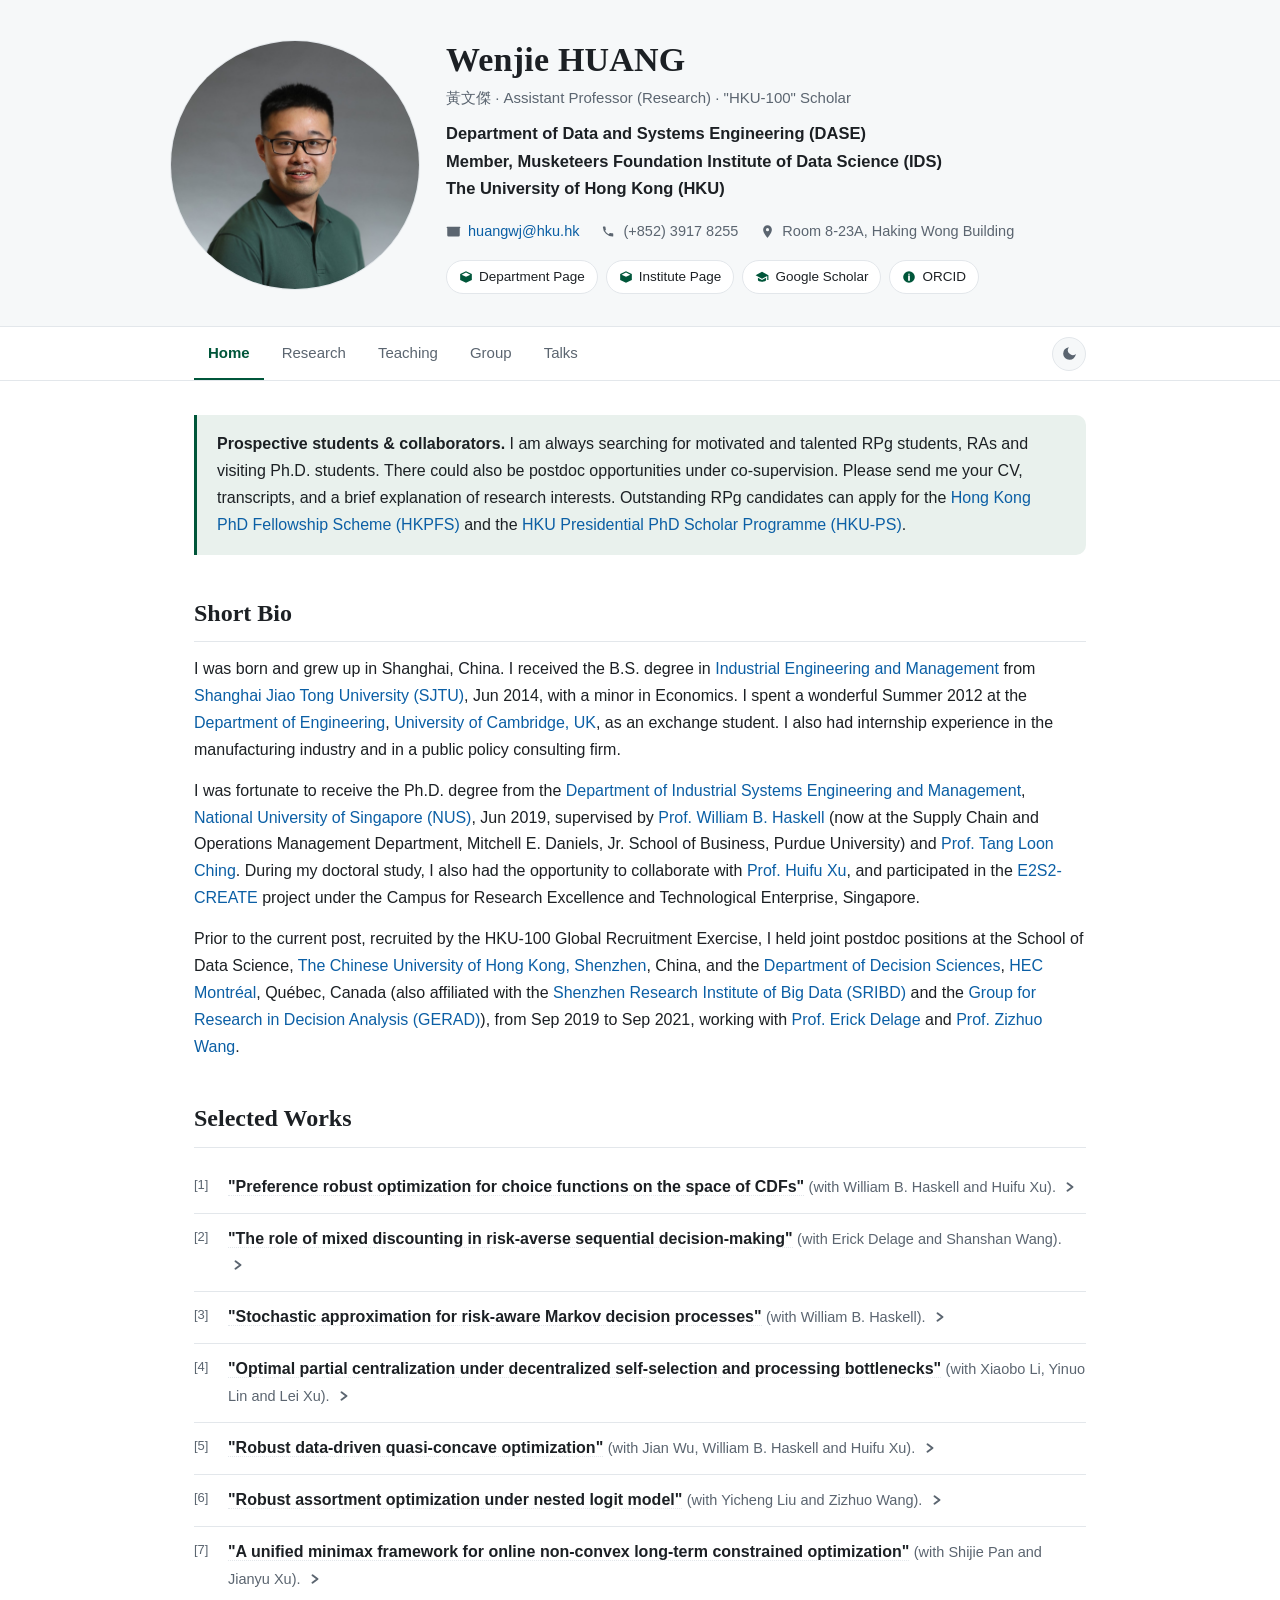
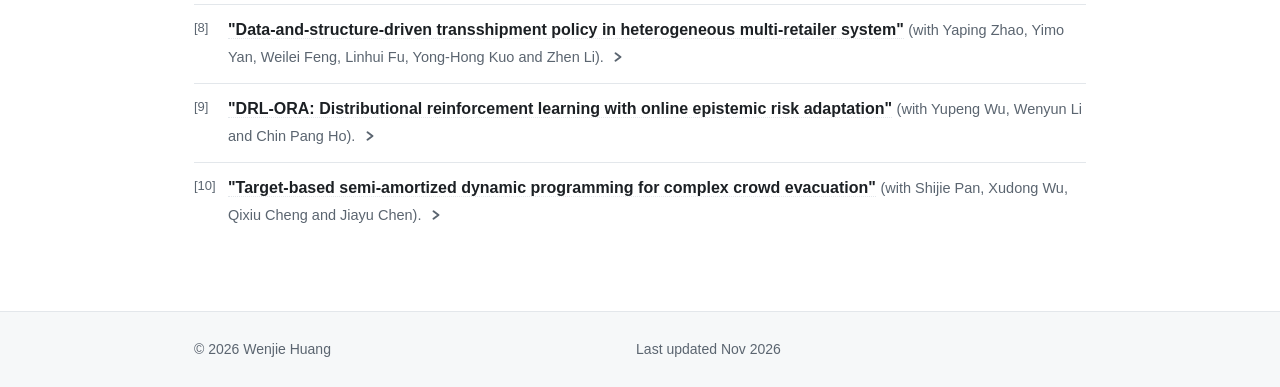
<file: index.html>
<!DOCTYPE html>
<html lang="en">
<head>
<meta charset="utf-8">
<meta name="viewport" content="width=device-width, initial-scale=1">
<title>Wenjie HUANG 黃文傑 — Assistant Professor (Research), HKU DASE &amp; IDS</title>
<meta name="description" content="Wenjie Huang, Assistant Professor (Research) at the Department of Data and Systems Engineering and the Musketeers Foundation Institute of Data Science, The University of Hong Kong. Research: risk analytics and robust optimization, sequential decision-making, data science/AI for operations management.">
<meta name="author" content="Wenjie Huang">
<link rel="icon" href="assets/favicon.svg" type="image/svg+xml">
<link rel="stylesheet" href="assets/style.css?v=20261126a">
</head>
<body>
<a class="skip" href="#main">Skip to content</a>

<header class="masthead">
  <div class="wrap masthead-inner">
    <div class="avatar-slot">
      <div class="avatar-placeholder" id="avatar-ph" aria-hidden="true">WH</div>
      <img class="avatar" id="avatar-img" src="assets/img/profile.jpg" alt="Wenjie Huang" hidden>
    </div>
    <div class="masthead-text">
      <h1>Wenjie HUANG</h1>
      <p class="zh-name">黃文傑 &middot; Assistant Professor (Research) &middot; "HKU-100" Scholar</p>
      <p class="role">Department of Data and Systems Engineering (DASE)<br>
         Member, Musketeers Foundation Institute of Data Science (IDS)</p>
      <p class="affil"><strong>The University of Hong Kong (HKU)</strong></p>

      <ul class="contact">
        <li>
          <svg viewBox="0 0 24 24" aria-hidden="true"><path d="M12 13.5 2 6.5V18a2 2 0 0 0 2 2h16a2 2 0 0 0 2-2V6.5l-10 7Zm10-9H2a1 1 0 0 0-.7 1.7l10.7 7.5 10.7-7.5A1 1 0 0 0 22 4.5Z"/></svg>
          <a href="mailto:huangwj@hku.hk">huangwj@hku.hk</a>
        </li>
        <li>
          <svg viewBox="0 0 24 24" aria-hidden="true"><path d="M6.6 10.8c1.2 2.4 3.2 4.4 5.6 5.6l1.9-1.9a1 1 0 0 1 1-.24c1.1.36 2.3.55 3.5.55a1 1 0 0 1 1 1V19a1 1 0 0 1-1 1A16 16 0 0 1 3 5a1 1 0 0 1 1-1h2.2a1 1 0 0 1 1 1c0 1.2.19 2.4.55 3.5a1 1 0 0 1-.25 1l-1.9 1.9Z"/></svg>
          <span>(+852) 3917 8255</span>
        </li>
        <li>
          <svg viewBox="0 0 24 24" aria-hidden="true"><path d="M12 2a7 7 0 0 0-7 7c0 5.2 7 13 7 13s7-7.8 7-13a7 7 0 0 0-7-7Zm0 9.5A2.5 2.5 0 1 1 12 6.5a2.5 2.5 0 0 1 0 5Z"/></svg>
          <span>Room 8-23A, Haking Wong Building</span>
        </li>
      </ul>

      <div class="badges">
        <a class="badge" href="https://www.dase.hku.hk/people/wj-huang">
          <svg viewBox="0 0 24 24" aria-hidden="true"><path d="M12 2 2 7v10l10 5 10-5V7l-10-5Zm0 2.3 7.5 3.7L12 11.7 4.5 8 12 4.3Z"/></svg>
          Department Page</a>
        <a class="badge" href="https://datascience.hku.hk/people/wenjie-huang/">
          <svg viewBox="0 0 24 24" aria-hidden="true"><path d="M12 2 2 7v10l10 5 10-5V7l-10-5Zm0 2.3 7.5 3.7L12 11.7 4.5 8 12 4.3Z"/></svg>
          Institute Page</a>
        <a class="badge" href="https://scholar.google.com/citations?user=--nCy4kAAAAJ&hl=zh-CN">
          <svg viewBox="0 0 24 24" aria-hidden="true"><path d="M12 3 1 9l11 6 9-4.9V17h2V9L12 3ZM5 13.2V17c0 1.7 3.1 3 7 3s7-1.3 7-3v-3.8l-7 3.8-7-3.8Z"/></svg>
          Google Scholar</a>
        <a class="badge" href="https://orcid.org/0000-0002-1358-213X">
          <svg viewBox="0 0 24 24" aria-hidden="true"><path d="M12 2a10 10 0 1 0 0 20 10 10 0 0 0 0-20Zm0 4a1.3 1.3 0 1 1 0 2.6A1.3 1.3 0 0 1 12 6Zm1.5 12.5h-3V9.5h3V18.5Z"/></svg>
          ORCID</a>
      </div>
    </div>
  </div>
</header>

<nav class="nav" aria-label="Primary">
  <div class="nav-inner">
    <a href="index.html" class="active">Home</a>
    <a href="research.html">Research</a>
    <a href="teaching.html">Teaching</a>
    <a href="group.html">Group</a>
    <a href="talks.html">Talks</a>
    <span class="spacer"></span>
    <button class="theme-toggle" id="theme-toggle" type="button" aria-label="Switch theme"></button>
  </div>
</nav>

<main id="main" class="wrap">

  <div class="callout">
    <p><strong>Prospective students &amp; collaborators.</strong>
    I am always searching for motivated and talented RPg students, RAs and visiting Ph.D. students.
    There could also be postdoc opportunities under co-supervision. Please send me your CV, transcripts, and a
    brief explanation of research interests. Outstanding RPg candidates can apply for the
    <a href="https://gradsch.hku.hk/prospective_students/fees_scholarships_and_financial_support/hong_kong_phd_fellowship_scheme">Hong Kong PhD Fellowship Scheme (HKPFS)</a> and the
    <a href="https://gradsch.hku.hk/prospective_students/fees_scholarships_and_financial_support/hku_presidential_phd_scholar_programme">HKU Presidential PhD Scholar Programme (HKU-PS)</a>.</p>
  </div>

  <h2>Short Bio</h2>
  <p>I was born and grew up in Shanghai, China. I received the B.S. degree in <a href="https://www.acem.sjtu.edu.cn/en/">Industrial Engineering and
  Management</a> from <a href="https://en.sjtu.edu.cn/">Shanghai Jiao Tong University (SJTU)</a>, Jun 2014, with a minor in Economics. I spent a
  wonderful Summer 2012 at the <a href="http://www.eng.cam.ac.uk/">Department of Engineering</a>, <a href="https://www.cam.ac.uk/">University of Cambridge, UK</a>, as an exchange
  student. I also had internship experience in the manufacturing industry and in a public policy
  consulting firm.</p>
  <p>I was fortunate to receive the Ph.D. degree from the <a href="https://cde.nus.edu.sg/isem/">Department of Industrial Systems Engineering and
  Management</a>, <a href="https://www.nus.edu.sg/">National University of Singapore (NUS)</a>, Jun 2019, supervised by <a href="https://www.wbhaskell.com/home">Prof. William B. Haskell</a>
  (now at the Supply Chain and Operations Management Department, Mitchell E. Daniels, Jr. School of
  Business, Purdue University) and <a href="https://cde.nus.edu.sg/isem/staff/tang-loon-ching/">Prof. Tang Loon Ching</a>. During my doctoral study, I also had the
  opportunity to collaborate with <a href="https://www1.se.cuhk.edu.hk/~hfxu/">Prof. Huifu Xu</a>, and participated in the <a href="https://www.create.edu.sg/">E2S2-CREATE</a> project under the
  Campus for Research Excellence and Technological Enterprise, Singapore.</p>
  <p>Prior to the current post, recruited by the HKU-100 Global Recruitment Exercise, I held
  joint postdoc positions at the School of Data Science, <a href="https://sds.cuhk.edu.cn/en">The Chinese University of Hong Kong, Shenzhen</a>,
  China, and the <a href="https://www.hec.ca/mqg/index.html">Department of Decision Sciences</a>, <a href="https://www.hec.ca/en">HEC Montréal</a>, Québec, Canada (also affiliated with the
  <a href="https://www.sribd.cn/en">Shenzhen Research Institute of Big Data (SRIBD)</a> and the <a href="https://www.gerad.ca/en">Group for Research in Decision Analysis
  (GERAD)</a>), from Sep 2019 to Sep 2021, working with <a href="https://tintin.hec.ca/pages/erick.delage/">Prof. Erick Delage</a> and <a href="https://mypage.cuhk.edu.cn/academics/wangzizhuo/">Prof. Zizhuo Wang</a>.</p>

  <h2>Selected Works</h2>
  <ol class="pubs">
    <li data-cat="risk">
      <a class="pub-title" href="https://epubs.siam.org/doi/10.1137/20M1316524">"Preference robust optimization for choice functions on the space of CDFs"</a>
      <span class="pub-authors">(with William B. Haskell and Huifu Xu).</span>
      <button class="pub-toggle" type="button" aria-expanded="false" aria-label="Show summary"><svg viewBox="0 0 8 8" aria-hidden="true"><path d="M2 1l4 3-4 3" fill="none" stroke="currentColor" stroke-width="1.5" stroke-linecap="round" stroke-linejoin="round"/></svg></button>
      <span class="pub-why">Moves preference robust optimization beyond expected utility by optimizing over choice functions defined on the space of CDFs, a class that contains both von Neumann-Morgenstern expected utility and Yaari's dual theory as special cases. Ambiguity is handled by a maximin model over choice functions elicited from available preference information, evaluated through an explicit characterization of the quasiconcave envelope of Lipschitz functions. Two numerical methods, a projected level function method and a level search method, solve the resulting problem and are demonstrated on portfolio optimization.</span>
    </li>
    <li data-cat="seq">
      <a class="pub-title" href="https://papers.ssrn.com/sol3/papers.cfm?abstract_id=5013140">"The role of mixed discounting in risk-averse sequential decision-making"</a>
      <span class="pub-authors">(with Erick Delage and Shanshan Wang).</span>
      <button class="pub-toggle" type="button" aria-expanded="false" aria-label="Show summary"><svg viewBox="0 0 8 8" aria-hidden="true"><path d="M2 1l4 3-4 3" fill="none" stroke="currentColor" stroke-width="1.5" stroke-linecap="round" stroke-linejoin="round"/></svg></button>
      <span class="pub-why">Proposes a principled model for risk-preference mapping in infinite-horizon cash flows, combining conventional discounting of future income with a random interruption time, so that value and risk are discounted together. Field-experiment data support the model over the traditional one for 30% of participants, and for more than 80% once reasonable discount factors are enforced. The paper also characterizes when infinite-horizon risk stays finite, and when mixed discounting coincides with, or bounds, the risk perceived under the traditional approach.</span>
    </li>
    <li data-cat="seq">
      <a class="pub-title" href="https://ieeexplore.ieee.org/document/9076320">"Stochastic approximation for risk-aware Markov decision processes"</a>
      <span class="pub-authors">(with William B. Haskell).</span>
      <button class="pub-toggle" type="button" aria-expanded="false" aria-label="Show summary"><svg viewBox="0 0 8 8" aria-hidden="true"><path d="M2 1l4 3-4 3" fill="none" stroke="currentColor" stroke-width="1.5" stroke-linecap="round" stroke-linejoin="round"/></svg></button>
      <span class="pub-why">Establishes almost-sure convergence and an explicit convergence rate for stochastic approximation in risk-aware Markov decision processes, with an inner loop solving a stochastic saddle-point problem for the risk and an outer loop performing Q-learning. The guarantees cover conditional value-at-risk, optimized certainty equivalent and absolute semideviation under a single analysis. The result was selected as a featured publication by the IEEE CSS-DES Newsletter.</span>
    </li>
    <li data-cat="risk">
      <a class="pub-title" href="https://papers.ssrn.com/sol3/papers.cfm?abstract_id=5053496">"Optimal partial centralization under decentralized self-selection and processing bottlenecks"</a>
      <span class="pub-authors">(with Xiaobo Li, Yinuo Lin and Lei Xu).</span>
      <button class="pub-toggle" type="button" aria-expanded="false" aria-label="Show summary"><svg viewBox="0 0 8 8" aria-hidden="true"><path d="M2 1l4 3-4 3" fill="none" stroke="currentColor" stroke-width="1.5" stroke-linecap="round" stroke-linejoin="round"/></svg></button>
      <span class="pub-why">Proposes a partial centralization model in which a planner chooses how much of a fixed resource pool to centralize, trading better supply-demand information against the processing bottlenecks that centralization creates. A two-stage stochastic program with a two-piece linear efficiency function yields monotonicity-based structural properties and an algorithm that scales nearly linearly in the number of demand-class-scenario pairs, identifying all optimal centralization levels. The analysis delivers a counter-intuitive finding, namely that higher centralized efficiency need not justify more centralization, and a humanitarian-aid case study shows substantial shortage-cost reductions from partial decentralization.</span>
    </li>
    <li data-cat="risk">
      <a class="pub-title" href="https://pubsonline.informs.org/doi/10.1287/ijoc.2025.1570">"Robust data-driven quasi-concave optimization"</a>
      <span class="pub-authors">(with Jian Wu, William B. Haskell and Huifu Xu).</span>
      <button class="pub-toggle" type="button" aria-expanded="false" aria-label="Show summary"><svg viewBox="0 0 8 8" aria-hidden="true"><path d="M2 1l4 3-4 3" fill="none" stroke="currentColor" stroke-width="1.5" stroke-linecap="round" stroke-linejoin="round"/></svg></button>
      <span class="pub-why">Optimizes a quasiconcave objective known only through a finite data sample, over an ambiguity set of quasiconcave functions that majorize the data. Instead of settling for the asymptotic subgradient or support-function methods used for this problem class, it constructs the worst-case upper level sets explicitly and solves the robust problem exactly by binary search over a logarithmic number of convex feasibility problems. This yields finite convergence to the global optimum with an explicit rate in the number of convex programs solved.</span>
    </li>
    <li data-cat="risk">
      <a class="pub-title" href="https://www.sciencedirect.com/science/article/pii/S0167637726001410">"Robust assortment optimization under nested logit model"</a>
      <span class="pub-authors">(with Yicheng Liu and Zizhuo Wang).</span>
      <button class="pub-toggle" type="button" aria-expanded="false" aria-label="Show summary"><svg viewBox="0 0 8 8" aria-hidden="true"><path d="M2 1l4 3-4 3" fill="none" stroke="currentColor" stroke-width="1.5" stroke-linecap="round" stroke-linejoin="round"/></svg></button>
      <span class="pub-why">Extends robust assortment optimization from the multinomial logit model to the nested logit model, where nest-level utilities and dissimilarity factors must both be estimated and standard multinomial-logit arguments no longer apply. Establishes a minimax equality showing that the robust value equals the deterministic problem evaluated at the lower-bound parameters, with an optimal nested-by-revenue assortment forming a saddle point, hence a tractable linear programming reformulation. Comparative statics show that the optimal assortment size grows monotonically with utility uncertainty yet moves non-monotonically with uncertainty in the dissimilarity factors.</span>
    </li>
    <li data-cat="seq">
      <a class="pub-title" href="https://arxiv.org/abs/2311.02426">"A unified minimax framework for online non-convex long-term constrained optimization"</a>
      <span class="pub-authors">(with Shijie Pan and Jianyu Xu).</span>
      <button class="pub-toggle" type="button" aria-expanded="false" aria-label="Show summary"><svg viewBox="0 0 8 8" aria-hidden="true"><path d="M2 1l4 3-4 3" fill="none" stroke="currentColor" stroke-width="1.5" stroke-linecap="round" stroke-linejoin="round"/></svg></button>
      <span class="pub-why">Studies online optimization in which target and constraint functions are adversarially generated and not necessarily convex, a setting where no sublinear-regret algorithm was previously available. Proposes a Follow-the-Perturbed-Leader type primal-dual algorithm, handling non-convexity through exponentially distributed perturbations in the primal and strongly concave logarithmic regularization in the dual, and achieves the first sublinear cumulative regret for this class of problems. The guarantee is validated on a long-term extreme-value constrained river pollution source identification problem.</span>
    </li>
    <li data-cat="om">
      <a class="pub-title" href="https://papers.ssrn.com/sol3/papers.cfm?abstract_id=7210378">"Data-and-structure-driven transshipment policy in heterogeneous multi-retailer system"</a>
      <span class="pub-authors">(with Yaping Zhao, Yimo Yan, Weilei Feng, Linhui Fu, Yong-Hong Kuo and Zhen Li).</span>
      <button class="pub-toggle" type="button" aria-expanded="false" aria-label="Show summary"><svg viewBox="0 0 8 8" aria-hidden="true"><path d="M2 1l4 3-4 3" fill="none" stroke="currentColor" stroke-width="1.5" stroke-linecap="round" stroke-linejoin="round"/></svg></button>
      <span class="pub-why">Formulates lateral transshipment in heterogeneous multi-retailer networks as an event-driven Markov decision process under independent non-homogeneous Poisson demands, a setting where the classical two-retailer analysis does not carry over. The analysis pins down a fixed target replenishment structure, derives two marginal value bounds, and shows that a monotone inventory effect produces an explicit transshipment threshold in single-supplier states; for larger networks, a structure-parameterized PPO embeds these bounds as soft penalties in the critic. On a calibrated case the resulting policy cuts mean cost by 3.78% relative to a greedy benchmark and wins in 17 of 20 emergency-cost and capacity settings.</span>
    </li>
    <li data-cat="seq">
      <a class="pub-title" href="https://proceedings.mlr.press/v337/wu26e.html">"DRL-ORA: Distributional reinforcement learning with online epistemic risk adaptation"</a>
      <span class="pub-authors">(with Yupeng Wu, Wenyun Li and Chin Pang Ho).</span>
      <button class="pub-toggle" type="button" aria-expanded="false" aria-label="Show summary"><svg viewBox="0 0 8 8" aria-hidden="true"><path d="M2 1l4 3-4 3" fill="none" stroke="currentColor" stroke-width="1.5" stroke-linecap="round" stroke-linejoin="round"/></svg></button>
      <span class="pub-why">Quantifies epistemic and implicit aleatory uncertainty within a single distributional reinforcement learning framework, and adjusts the epistemic risk level online by solving a total-variation minimization with a Follow-the-Leader type algorithm. The construction generalizes existing risk-adaptation schemes while making the choice of risk level explainable rather than hand-tuned. Across several task classes the adaptive policy outperforms methods that rely on fixed risk levels or manually designed risk schedules.</span>
    </li>
    <li data-cat="seq">
      <a class="pub-title" href="https://papers.ssrn.com/sol3/papers.cfm?abstract_id=7547078">"Target-based semi-amortized dynamic programming for complex crowd evacuation"</a>
      <span class="pub-authors">(with Shijie Pan, Xudong Wu, Qixiu Cheng and Jiayu Chen).</span>
      <button class="pub-toggle" type="button" aria-expanded="false" aria-label="Show summary"><svg viewBox="0 0 8 8" aria-hidden="true"><path d="M2 1l4 3-4 3" fill="none" stroke="currentColor" stroke-width="1.5" stroke-linecap="round" stroke-linejoin="round"/></svg></button>
      <span class="pub-why">Anchors evacuation safety on corridor thresholds taken from width, regulation or drills, yielding a target-based safety measure whose level is inferred from data rather than tuned, so no risk-aversion parameter is required. Routes combine corridor risk by the worst corridor and trade it against walking distance, re-planning only at decision points, with a bound on how estimation error propagates across stages and an axiomatization of the resulting rules. A digital-twin study of the Louvre reports the lowest threshold-violation rate across nearly all settings, with performance almost insensitive to tuning.</span>
    </li>
  </ol>

</main>

<footer>
  <div class="wrap">
    <span>&copy; 2026 Wenjie Huang</span>
    <span>Last updated Nov 2026</span>
    <span class="visit-group"><span class="visit" id="busuanzi_container_site_pv" style="display:none">Site visits <span id="busuanzi_value_site_pv"></span></span><span class="visit" id="busuanzi_container_site_uv" style="display:none">&middot; Visitors <span id="busuanzi_value_site_uv"></span></span></span>
  </div>
</footer>

<script src="assets/main.js?v=20261126a"></script>
<script async src="https://events.vercount.one/js"></script>
</body>
</html>
</file>
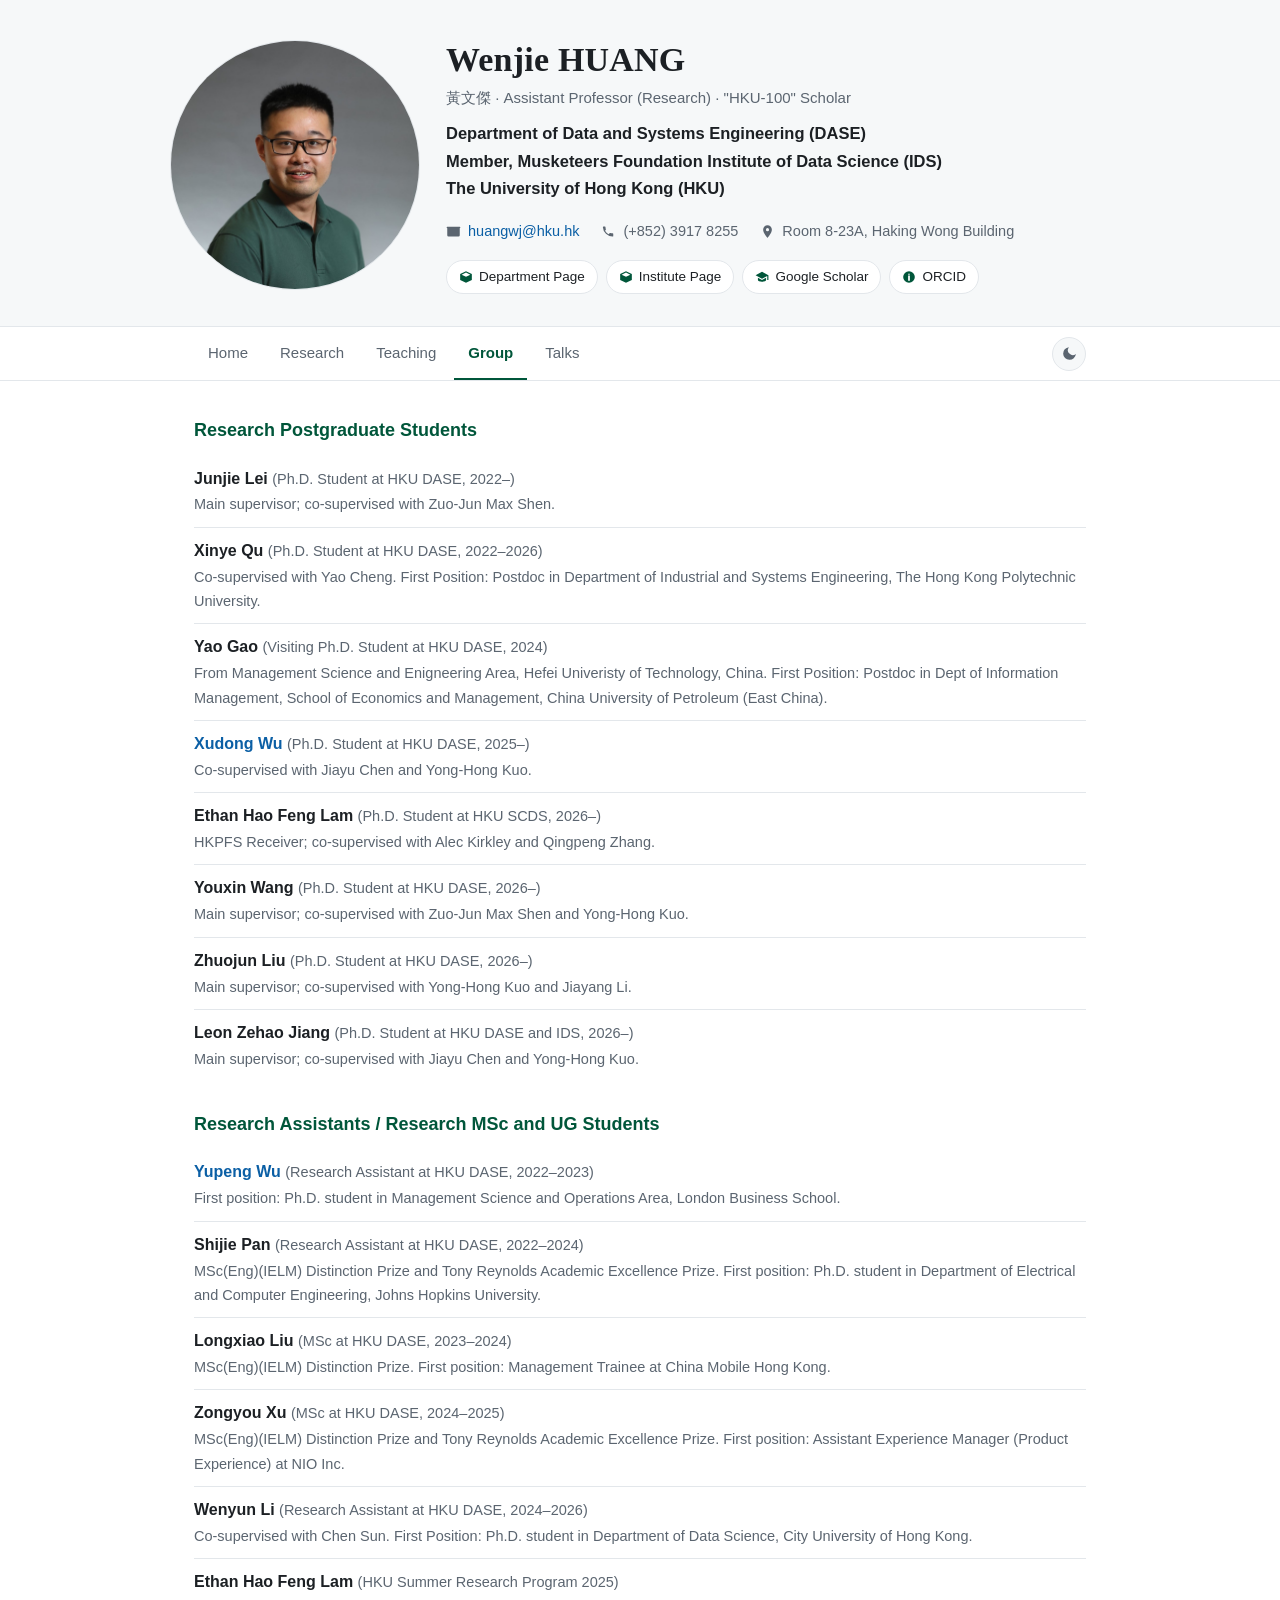
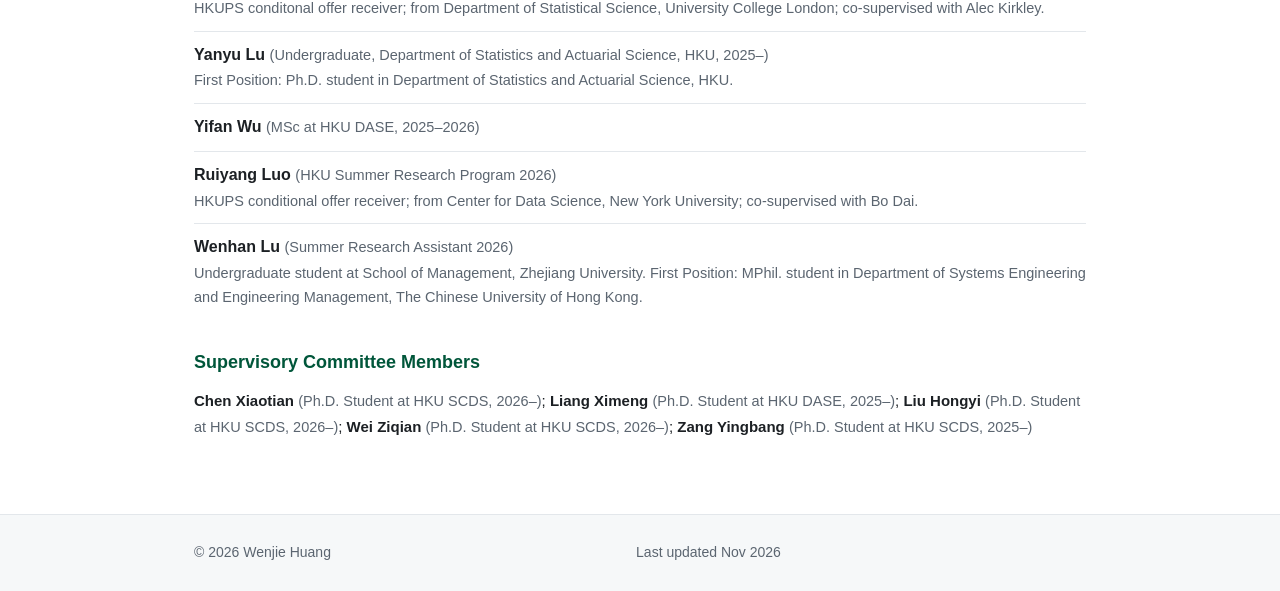
<file: group.html>
<!DOCTYPE html>
<html lang="en">
<head>
<meta charset="utf-8">
<meta name="viewport" content="width=device-width, initial-scale=1">
<title>Group — Wenjie HUANG</title>
<meta name="description" content="Ph.D. students, research assistants and visiting students supervised by Wenjie Huang at HKU DASE and HKU IDS.">
<link rel="icon" href="assets/favicon.svg" type="image/svg+xml">
<link rel="stylesheet" href="assets/style.css?v=20261126a">
</head>
<body>
<a class="skip" href="#main">Skip to content</a>

<header class="masthead">
  <div class="wrap masthead-inner">
    <div class="avatar-slot">
      <div class="avatar-placeholder" id="avatar-ph" aria-hidden="true">WH</div>
      <img class="avatar" id="avatar-img" src="assets/img/profile.jpg" alt="Wenjie Huang" hidden>
    </div>
    <div class="masthead-text">
      <h1>Wenjie HUANG</h1>
      <p class="zh-name">黃文傑 &middot; Assistant Professor (Research) &middot; "HKU-100" Scholar</p>
      <p class="role">Department of Data and Systems Engineering (DASE)<br>
         Member, Musketeers Foundation Institute of Data Science (IDS)</p>
      <p class="affil"><strong>The University of Hong Kong (HKU)</strong></p>

      <ul class="contact">
        <li>
          <svg viewBox="0 0 24 24" aria-hidden="true"><path d="M12 13.5 2 6.5V18a2 2 0 0 0 2 2h16a2 2 0 0 0 2-2V6.5l-10 7Zm10-9H2a1 1 0 0 0-.7 1.7l10.7 7.5 10.7-7.5A1 1 0 0 0 22 4.5Z"/></svg>
          <a href="mailto:huangwj@hku.hk">huangwj@hku.hk</a>
        </li>
        <li>
          <svg viewBox="0 0 24 24" aria-hidden="true"><path d="M6.6 10.8c1.2 2.4 3.2 4.4 5.6 5.6l1.9-1.9a1 1 0 0 1 1-.24c1.1.36 2.3.55 3.5.55a1 1 0 0 1 1 1V19a1 1 0 0 1-1 1A16 16 0 0 1 3 5a1 1 0 0 1 1-1h2.2a1 1 0 0 1 1 1c0 1.2.19 2.4.55 3.5a1 1 0 0 1-.25 1l-1.9 1.9Z"/></svg>
          <span>(+852) 3917 8255</span>
        </li>
        <li>
          <svg viewBox="0 0 24 24" aria-hidden="true"><path d="M12 2a7 7 0 0 0-7 7c0 5.2 7 13 7 13s7-7.8 7-13a7 7 0 0 0-7-7Zm0 9.5A2.5 2.5 0 1 1 12 6.5a2.5 2.5 0 0 1 0 5Z"/></svg>
          <span>Room 8-23A, Haking Wong Building</span>
        </li>
      </ul>

      <div class="badges">
        <a class="badge" href="https://www.dase.hku.hk/people/wj-huang">
          <svg viewBox="0 0 24 24" aria-hidden="true"><path d="M12 2 2 7v10l10 5 10-5V7l-10-5Zm0 2.3 7.5 3.7L12 11.7 4.5 8 12 4.3Z"/></svg>
          Department Page</a>
        <a class="badge" href="https://datascience.hku.hk/people/wenjie-huang/">
          <svg viewBox="0 0 24 24" aria-hidden="true"><path d="M12 2 2 7v10l10 5 10-5V7l-10-5Zm0 2.3 7.5 3.7L12 11.7 4.5 8 12 4.3Z"/></svg>
          Institute Page</a>
        <a class="badge" href="https://scholar.google.com/citations?user=--nCy4kAAAAJ&hl=zh-CN">
          <svg viewBox="0 0 24 24" aria-hidden="true"><path d="M12 3 1 9l11 6 9-4.9V17h2V9L12 3ZM5 13.2V17c0 1.7 3.1 3 7 3s7-1.3 7-3v-3.8l-7 3.8-7-3.8Z"/></svg>
          Google Scholar</a>
        <a class="badge" href="https://orcid.org/0000-0002-1358-213X">
          <svg viewBox="0 0 24 24" aria-hidden="true"><path d="M12 2a10 10 0 1 0 0 20 10 10 0 0 0 0-20Zm0 4a1.3 1.3 0 1 1 0 2.6A1.3 1.3 0 0 1 12 6Zm1.5 12.5h-3V9.5h3V18.5Z"/></svg>
          ORCID</a>
      </div>
    </div>
  </div>
</header>

<nav class="nav" aria-label="Primary">
  <div class="nav-inner">
    <a href="index.html">Home</a>
    <a href="research.html">Research</a>
    <a href="teaching.html">Teaching</a>
    <a href="group.html" class="active">Group</a>
    <a href="talks.html">Talks</a>
    <span class="spacer"></span>
    <button class="theme-toggle" id="theme-toggle" type="button" aria-label="Switch theme"></button>
  </div>
</nav>

<main id="main" class="wrap">

  <h3>Research Postgraduate Students</h3>
  <ul class="plain">
    <li><span class="who">Junjie Lei</span> <span class="when">(Ph.D. Student at HKU DASE, 2022–)</span>
      <span class="note">Main supervisor; co-supervised with Zuo-Jun Max Shen.</span></li>
    <li><span class="who">Xinye Qu</span> <span class="when">(Ph.D. Student at HKU DASE, 2022–2026)</span>
      <span class="note">Co-supervised with Yao Cheng. First Position: Postdoc in Department of Industrial and Systems Engineering, The Hong Kong Polytechnic University.</span></li>
    <li><span class="who">Yao Gao</span> <span class="when">(Visiting Ph.D. Student at HKU DASE, 2024)</span>
      <span class="note">From Management Science and Enigneering Area, Hefei Univeristy of Technology, China. First Position: Postdoc in Dept of Information Management, School of Economics and Management, China University of Petroleum (East China).</span></li>
    <li><a class="who" href="https://xudongwu-0.github.io/">Xudong Wu</a> <span class="when">(Ph.D. Student at HKU DASE, 2025–)</span>
      <span class="note">Co-supervised with Jiayu Chen and Yong-Hong Kuo.</span></li>
    <li><span class="who">Ethan Hao Feng Lam</span> <span class="when">(Ph.D. Student at HKU SCDS, 2026–)</span>
      <span class="note">HKPFS Receiver; co-supervised with Alec Kirkley and Qingpeng Zhang.</span></li>
    <li><span class="who">Youxin Wang</span> <span class="when">(Ph.D. Student at HKU DASE, 2026–)</span>
      <span class="note">Main supervisor; co-supervised with Zuo-Jun Max Shen and Yong-Hong Kuo.</span></li>
    <li><span class="who">Zhuojun Liu</span> <span class="when">(Ph.D. Student at HKU DASE, 2026–)</span>
      <span class="note">Main supervisor; co-supervised with Yong-Hong Kuo and Jiayang Li.</span></li>
    <li><span class="who">Leon Zehao Jiang</span> <span class="when">(Ph.D. Student at HKU DASE and IDS, 2026–)</span>
      <span class="note">Main supervisor; co-supervised with Jiayu Chen and Yong-Hong Kuo.</span></li>
  </ul>

  <h3>Research Assistants / Research MSc and UG Students</h3>
  <ul class="plain">
    <li><a class="who" href="https://yupengwu12.github.io/">Yupeng Wu</a> <span class="when">(Research Assistant at HKU DASE, 2022–2023)</span>
      <span class="note">First position: Ph.D. student in Management Science and Operations Area, London Business School.</span></li>
    <li><span class="who">Shijie Pan</span> <span class="when">(Research Assistant at HKU DASE, 2022–2024)</span>
      <span class="note">MSc(Eng)(IELM) Distinction Prize and Tony Reynolds Academic Excellence Prize. First position: Ph.D. student in Department of Electrical and Computer Engineering, Johns Hopkins University.</span></li>
    <li><span class="who">Longxiao Liu</span> <span class="when">(MSc at HKU DASE, 2023–2024)</span>
      <span class="note">MSc(Eng)(IELM) Distinction Prize. First position: Management Trainee at China Mobile Hong Kong.</span></li>
    <li><span class="who">Zongyou Xu</span> <span class="when">(MSc at HKU DASE, 2024–2025)</span>
      <span class="note">MSc(Eng)(IELM) Distinction Prize and Tony Reynolds Academic Excellence Prize. First position: Assistant Experience Manager (Product Experience) at NIO Inc.</span></li>
    <li><span class="who">Wenyun Li</span> <span class="when">(Research Assistant at HKU DASE, 2024–2026)</span>
      <span class="note">Co-supervised with Chen Sun. First Position: Ph.D. student in Department of Data Science, City University of Hong Kong.</span></li>
    <li><span class="who">Ethan Hao Feng Lam</span> <span class="when">(HKU Summer Research Program 2025)</span>
      <span class="note">HKUPS conditonal offer receiver; from Department of Statistical Science, University College London; co-supervised with Alec Kirkley.</span></li>
    <li><span class="who">Yanyu Lu</span> <span class="when">(Undergraduate, Department of Statistics and Actuarial Science, HKU, 2025–)</span>
      <span class="note">First Position: Ph.D. student in Department of Statistics and Actuarial Science, HKU.</span></li>
    <li><span class="who">Yifan Wu</span> <span class="when">(MSc at HKU DASE, 2025–2026)</span></li>
    <li><span class="who">Ruiyang Luo</span> <span class="when">(HKU Summer Research Program 2026)</span>
      <span class="note">HKUPS conditional offer receiver; from Center for Data Science, New York University; co-supervised with Bo Dai.</span></li>
    <li><span class="who">Wenhan Lu</span> <span class="when">(Summer Research Assistant 2026)</span>
      <span class="note">Undergraduate student at School of Management, Zhejiang University. First Position: MPhil. student in Department of Systems Engineering and Engineering Management, The Chinese University of Hong Kong.</span></li>
  </ul>

  <h3>Supervisory Committee Members</h3>
  <p class="service-line"><span class="who">Chen Xiaotian</span> <span class="when">(Ph.D. Student at HKU SCDS, 2026–)</span>; <span class="who">Liang Ximeng</span> <span class="when">(Ph.D. Student at HKU DASE, 2025–)</span>; <span class="who">Liu Hongyi</span> <span class="when">(Ph.D. Student at HKU SCDS, 2026–)</span>; <span class="who">Wei Ziqian</span> <span class="when">(Ph.D. Student at HKU SCDS, 2026–)</span>; <span class="who">Zang Yingbang</span> <span class="when">(Ph.D. Student at HKU SCDS, 2025–)</span></p>

</main>

<footer>
  <div class="wrap">
    <span>&copy; 2026 Wenjie Huang</span>
    <span>Last updated Nov 2026</span>
    <span class="visit-group"><span class="visit" id="busuanzi_container_site_pv" style="display:none">Site visits <span id="busuanzi_value_site_pv"></span></span><span class="visit" id="busuanzi_container_site_uv" style="display:none">&middot; Visitors <span id="busuanzi_value_site_uv"></span></span></span>
  </div>
</footer>

<script src="assets/main.js?v=20261126a"></script>
<script async src="https://events.vercount.one/js"></script>
</body>
</html>
</file>
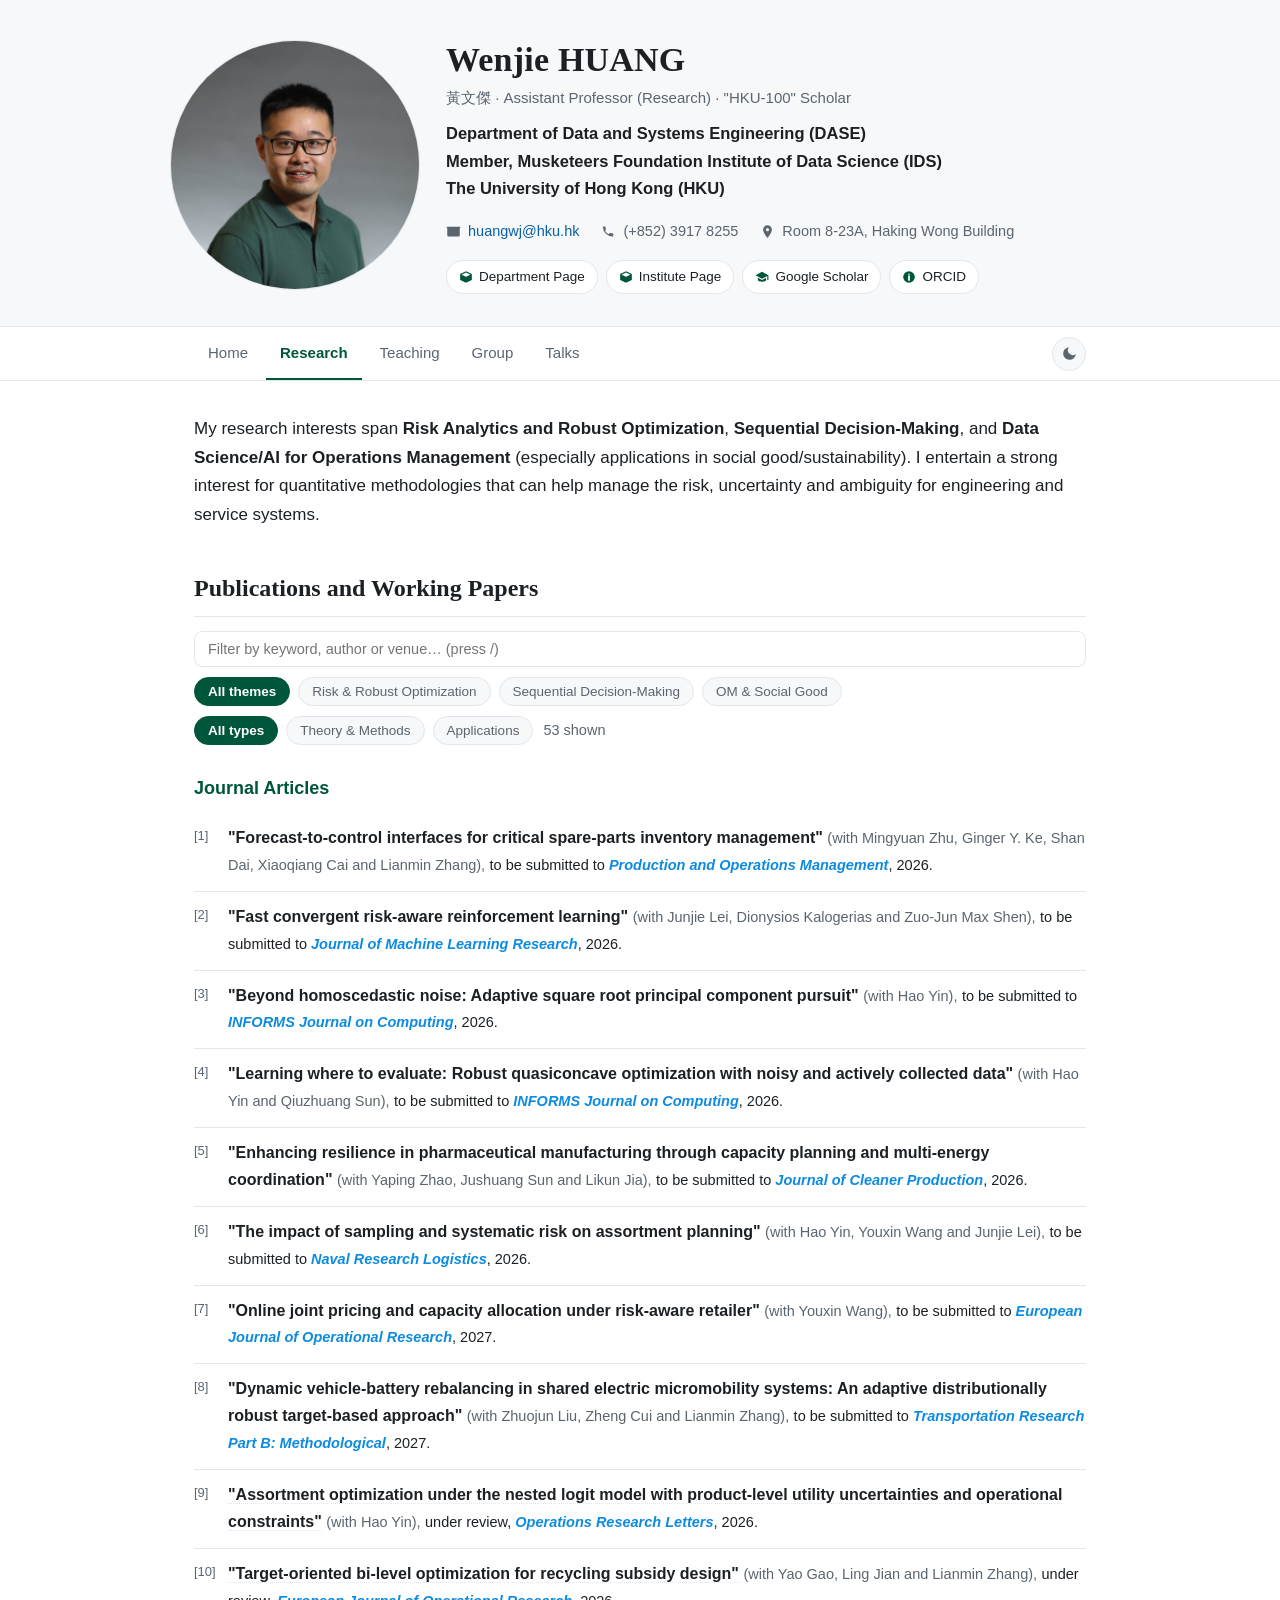
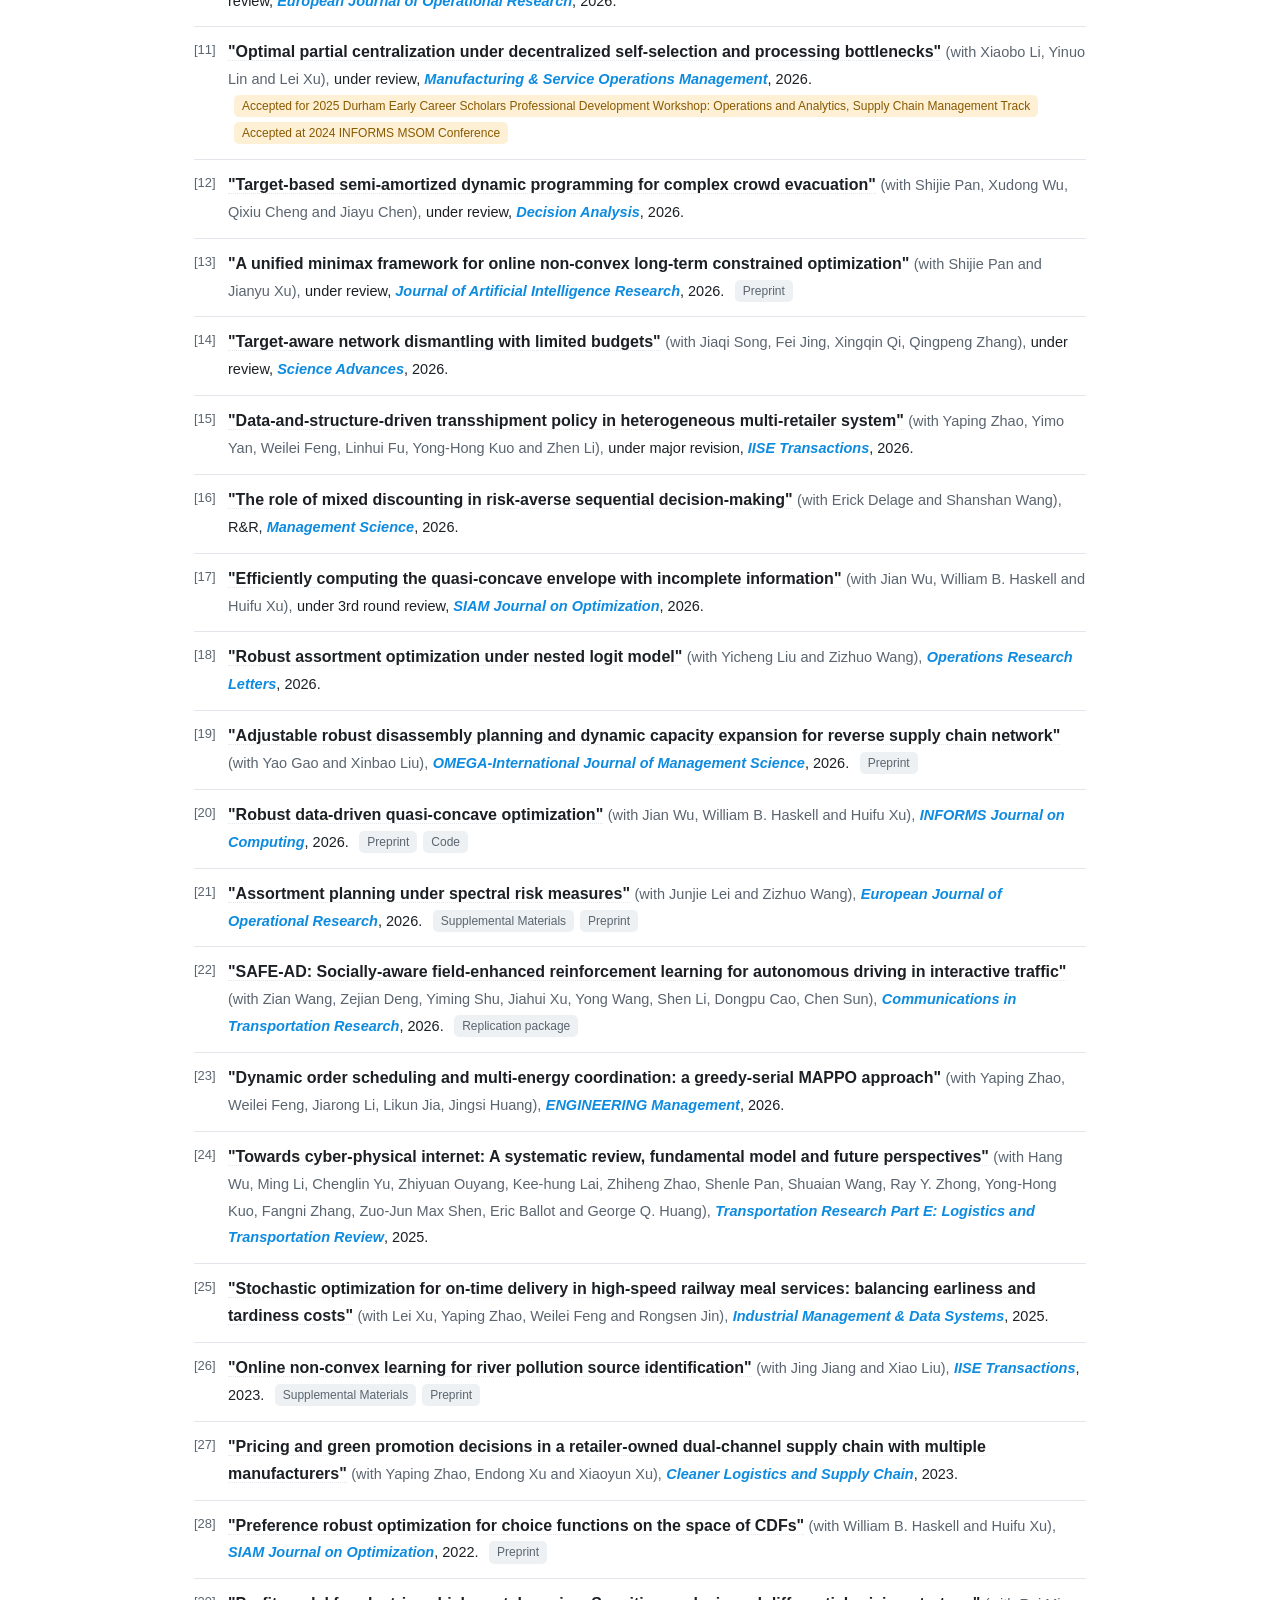
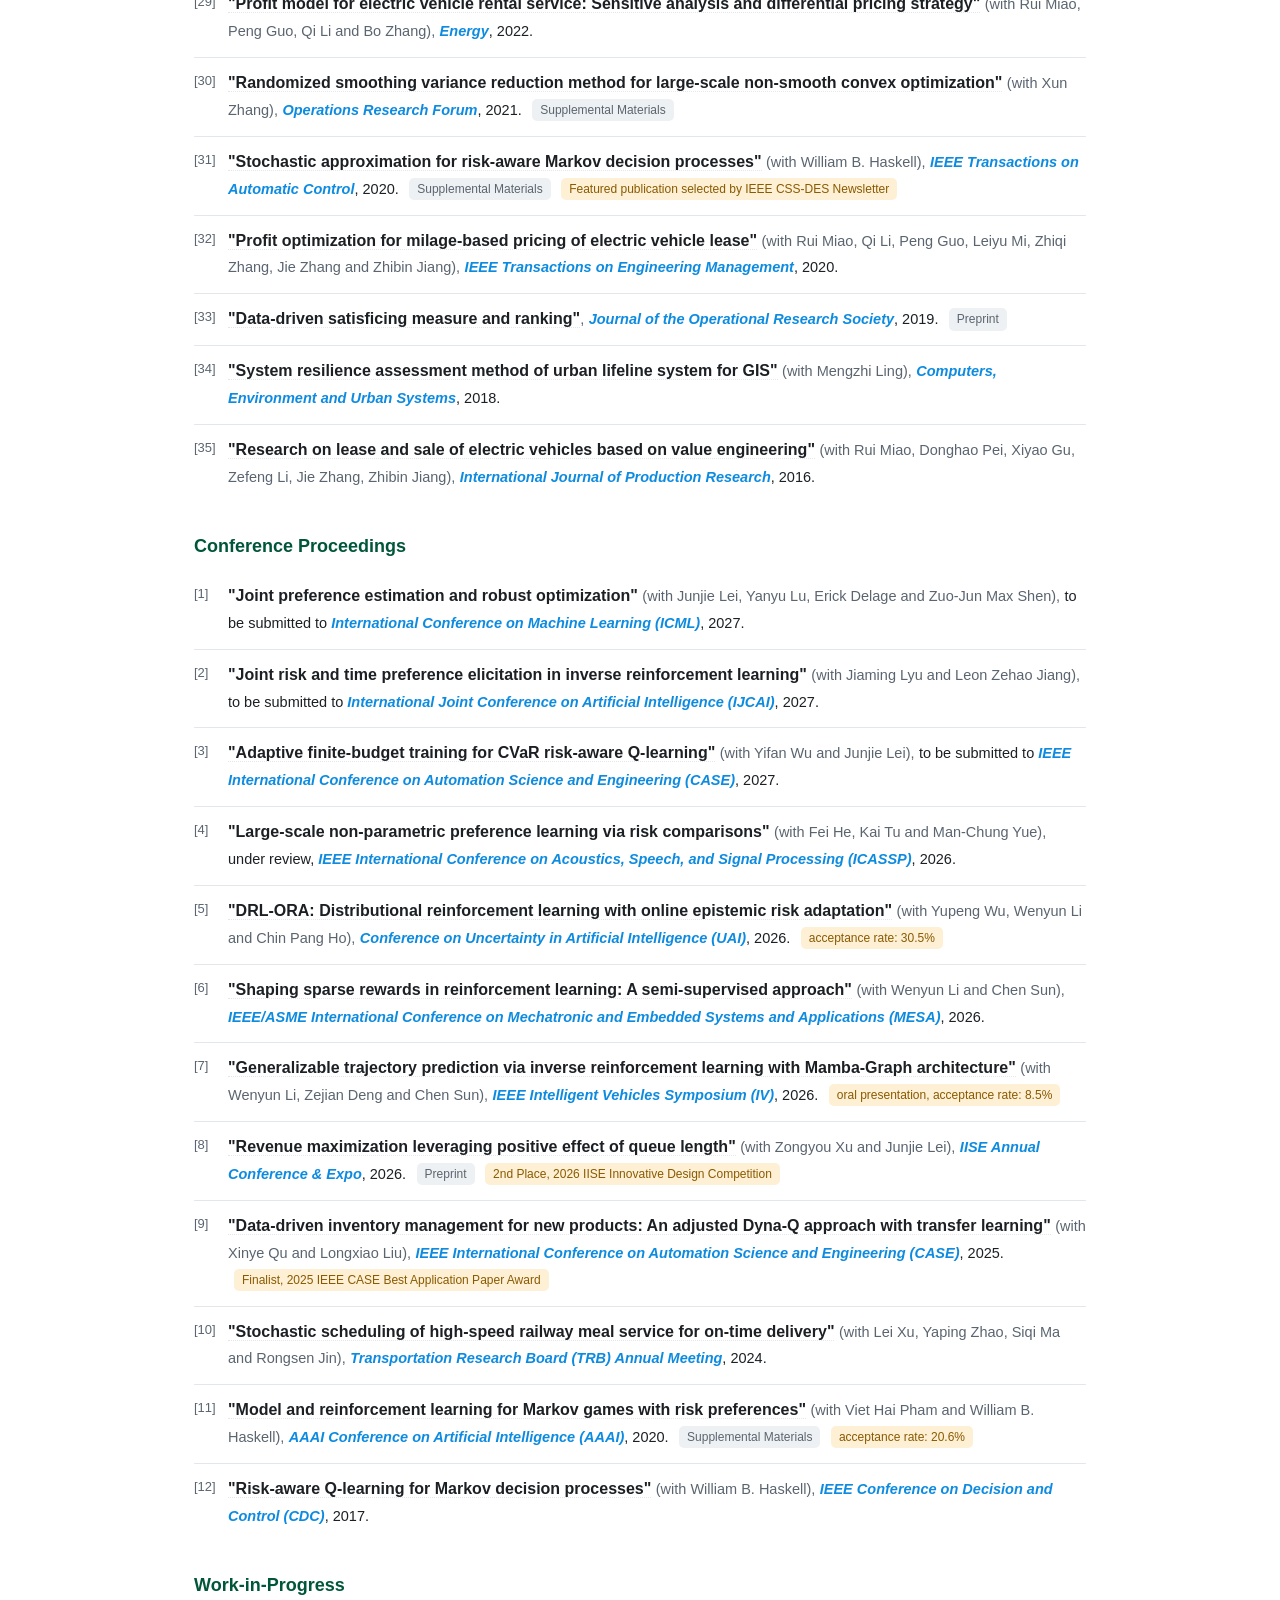
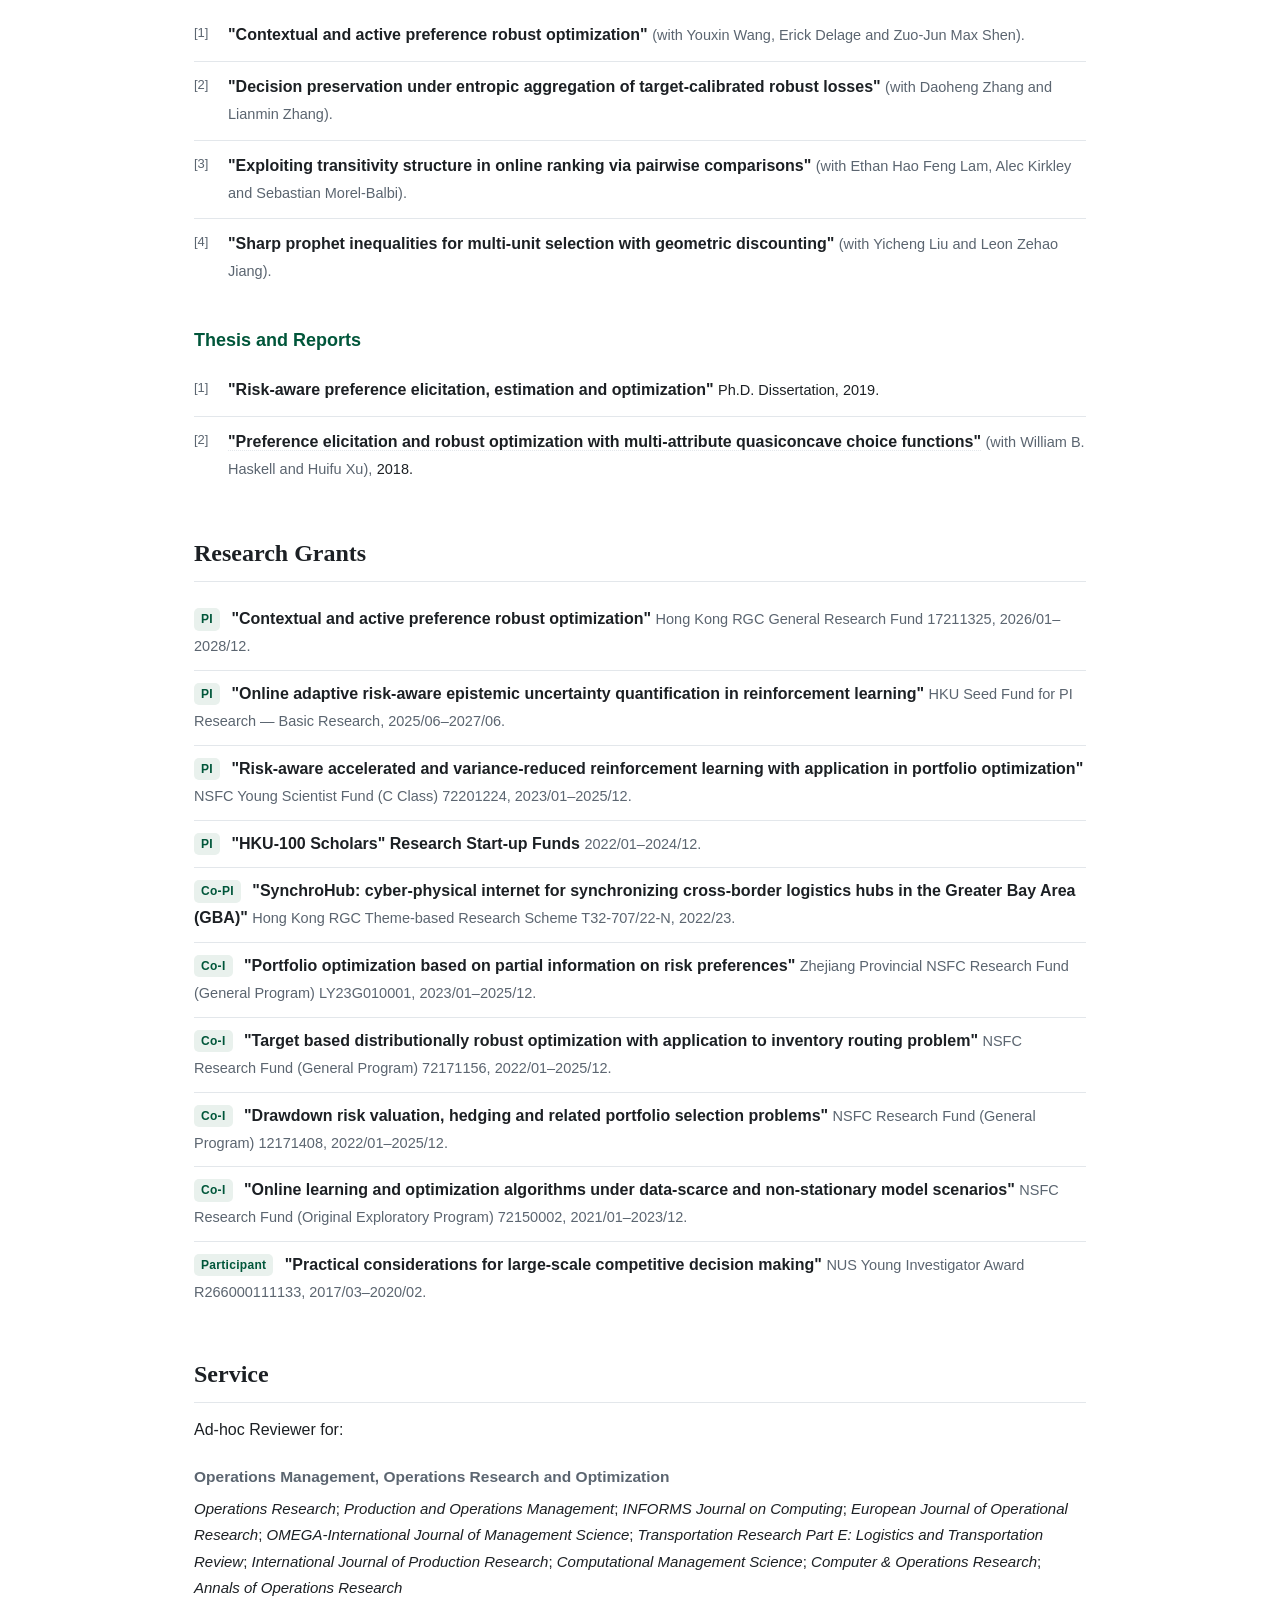
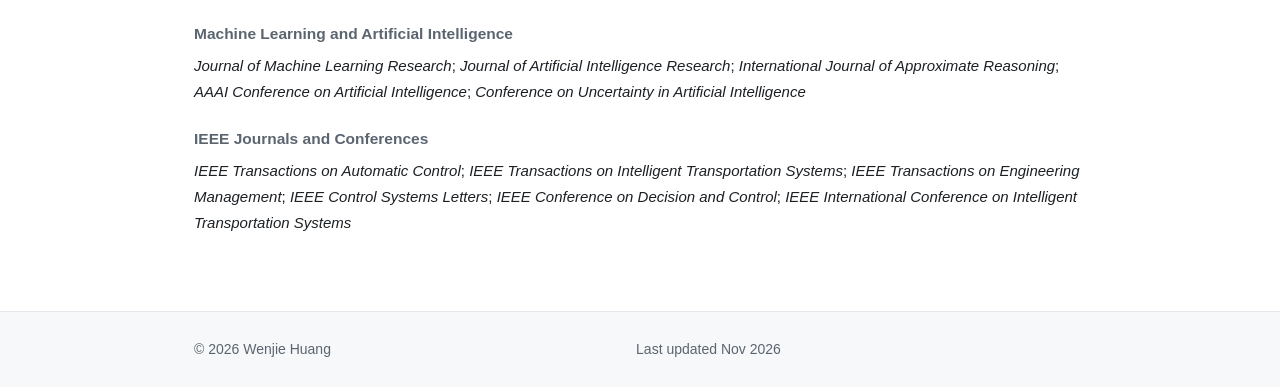
<file: research.html>
<!DOCTYPE html>
<html lang="en">
<head>
<meta charset="utf-8">
<meta name="viewport" content="width=device-width, initial-scale=1">
<title>Research — Wenjie HUANG</title>
<meta name="description" content="Publications, working papers and research grants of Wenjie Huang (HKU DASE / IDS): risk analytics and robust optimization, sequential decision-making, data science/AI for operations management.">
<link rel="icon" href="assets/favicon.svg" type="image/svg+xml">
<link rel="stylesheet" href="assets/style.css?v=20261126a">
</head>
<body>
<a class="skip" href="#main">Skip to content</a>

<header class="masthead">
  <div class="wrap masthead-inner">
    <div class="avatar-slot">
      <div class="avatar-placeholder" id="avatar-ph" aria-hidden="true">WH</div>
      <img class="avatar" id="avatar-img" src="assets/img/profile.jpg" alt="Wenjie Huang" hidden>
    </div>
    <div class="masthead-text">
      <h1>Wenjie HUANG</h1>
      <p class="zh-name">黃文傑 &middot; Assistant Professor (Research) &middot; "HKU-100" Scholar</p>
      <p class="role">Department of Data and Systems Engineering (DASE)<br>
         Member, Musketeers Foundation Institute of Data Science (IDS)</p>
      <p class="affil"><strong>The University of Hong Kong (HKU)</strong></p>

      <ul class="contact">
        <li>
          <svg viewBox="0 0 24 24" aria-hidden="true"><path d="M12 13.5 2 6.5V18a2 2 0 0 0 2 2h16a2 2 0 0 0 2-2V6.5l-10 7Zm10-9H2a1 1 0 0 0-.7 1.7l10.7 7.5 10.7-7.5A1 1 0 0 0 22 4.5Z"/></svg>
          <a href="mailto:huangwj@hku.hk">huangwj@hku.hk</a>
        </li>
        <li>
          <svg viewBox="0 0 24 24" aria-hidden="true"><path d="M6.6 10.8c1.2 2.4 3.2 4.4 5.6 5.6l1.9-1.9a1 1 0 0 1 1-.24c1.1.36 2.3.55 3.5.55a1 1 0 0 1 1 1V19a1 1 0 0 1-1 1A16 16 0 0 1 3 5a1 1 0 0 1 1-1h2.2a1 1 0 0 1 1 1c0 1.2.19 2.4.55 3.5a1 1 0 0 1-.25 1l-1.9 1.9Z"/></svg>
          <span>(+852) 3917 8255</span>
        </li>
        <li>
          <svg viewBox="0 0 24 24" aria-hidden="true"><path d="M12 2a7 7 0 0 0-7 7c0 5.2 7 13 7 13s7-7.8 7-13a7 7 0 0 0-7-7Zm0 9.5A2.5 2.5 0 1 1 12 6.5a2.5 2.5 0 0 1 0 5Z"/></svg>
          <span>Room 8-23A, Haking Wong Building</span>
        </li>
      </ul>

      <div class="badges">
        <a class="badge" href="https://www.dase.hku.hk/people/wj-huang">
          <svg viewBox="0 0 24 24" aria-hidden="true"><path d="M12 2 2 7v10l10 5 10-5V7l-10-5Zm0 2.3 7.5 3.7L12 11.7 4.5 8 12 4.3Z"/></svg>
          Department Page</a>
        <a class="badge" href="https://datascience.hku.hk/people/wenjie-huang/">
          <svg viewBox="0 0 24 24" aria-hidden="true"><path d="M12 2 2 7v10l10 5 10-5V7l-10-5Zm0 2.3 7.5 3.7L12 11.7 4.5 8 12 4.3Z"/></svg>
          Institute Page</a>
        <a class="badge" href="https://scholar.google.com/citations?user=--nCy4kAAAAJ&hl=zh-CN">
          <svg viewBox="0 0 24 24" aria-hidden="true"><path d="M12 3 1 9l11 6 9-4.9V17h2V9L12 3ZM5 13.2V17c0 1.7 3.1 3 7 3s7-1.3 7-3v-3.8l-7 3.8-7-3.8Z"/></svg>
          Google Scholar</a>
        <a class="badge" href="https://orcid.org/0000-0002-1358-213X">
          <svg viewBox="0 0 24 24" aria-hidden="true"><path d="M12 2a10 10 0 1 0 0 20 10 10 0 0 0 0-20Zm0 4a1.3 1.3 0 1 1 0 2.6A1.3 1.3 0 0 1 12 6Zm1.5 12.5h-3V9.5h3V18.5Z"/></svg>
          ORCID</a>
      </div>
    </div>
  </div>
</header>

<nav class="nav" aria-label="Primary">
  <div class="nav-inner">
    <a href="index.html">Home</a>
    <a href="research.html" class="active">Research</a>
    <a href="teaching.html">Teaching</a>
    <a href="group.html">Group</a>
    <a href="talks.html">Talks</a>
    <span class="spacer"></span>
    <button class="theme-toggle" id="theme-toggle" type="button" aria-label="Switch theme"></button>
  </div>
</nav>

<main id="main" class="wrap">

  <p class="lede">My research interests span <strong>Risk Analytics and Robust Optimization</strong>,
  <strong>Sequential Decision-Making</strong>, and <strong>Data Science/AI for Operations Management</strong>
  (especially applications in social good/sustainability). I entertain a strong interest for
  quantitative methodologies that can help manage the risk, uncertainty and ambiguity for engineering and
  service systems.</p>

  <h2>Publications and Working Papers</h2>

  <div class="pub-tools">
    <input class="pub-search" id="pub-search" type="search" placeholder="Filter by keyword, author or venue… (press /)" aria-label="Search publications">
    <div class="filters" role="group" aria-label="Filter by research theme">
      <button class="chip" type="button" data-filter="all" aria-pressed="true">All themes</button>
      <button class="chip" type="button" data-filter="risk" aria-pressed="false">Risk &amp; Robust Optimization</button>
      <button class="chip" type="button" data-filter="seq" aria-pressed="false">Sequential Decision-Making</button>
      <button class="chip" type="button" data-filter="om" aria-pressed="false">OM &amp; Social Good</button>
    </div>
    <div class="filters filters-type" role="group" aria-label="Filter by contribution type">
      <button class="chip" type="button" data-typefilter="any" aria-pressed="true">All types</button>
      <button class="chip" type="button" data-typefilter="theory" aria-pressed="false">Theory &amp; Methods</button>
      <button class="chip" type="button" data-typefilter="applied" aria-pressed="false">Applications</button>
    </div>
    <span class="when" id="pub-count"></span>
  </div>

  <section data-section>
    <h3>Journal Articles</h3>
    <ol class="pubs">
      <li data-type="applied" data-cat="om">
        <span class="pub-title">"Forecast-to-control interfaces for critical spare-parts inventory management"</span>
        <span class="pub-authors">(with Mingyuan Zhu, Ginger Y. Ke, Shan Dai, Xiaoqiang Cai and Lianmin Zhang),</span>
        <span class="pub-venue">to be submitted to <em>Production and Operations Management</em>, 2026.</span>
      </li>
      <li data-type="theory" data-cat="seq">
        <span class="pub-title">"Fast convergent risk-aware reinforcement learning"</span>
        <span class="pub-authors">(with Junjie Lei, Dionysios Kalogerias and Zuo-Jun Max Shen),</span>
        <span class="pub-venue">to be submitted to <em>Journal of Machine Learning Research</em>, 2026.</span>
      </li>
      <li data-type="theory" data-cat="risk">
        <span class="pub-title">"Beyond homoscedastic noise: Adaptive square root principal component pursuit"</span>
        <span class="pub-authors">(with Hao Yin),</span>
        <span class="pub-venue">to be submitted to <em>INFORMS Journal on Computing</em>, 2026.</span>
      </li>
      <li data-type="theory" data-cat="risk">
        <span class="pub-title">"Learning where to evaluate: Robust quasiconcave optimization with noisy and actively collected data"</span>
        <span class="pub-authors">(with Hao Yin and Qiuzhuang Sun),</span>
        <span class="pub-venue">to be submitted to <em>INFORMS Journal on Computing</em>, 2026.</span>
      </li>
      <li data-type="applied" data-cat="om">
        <span class="pub-title">"Enhancing resilience in pharmaceutical manufacturing through capacity planning and multi-energy coordination"</span>
        <span class="pub-authors">(with Yaping Zhao, Jushuang Sun and Likun Jia),</span>
        <span class="pub-venue">to be submitted to <em>Journal of Cleaner Production</em>, 2026.</span>
      </li>
      <li data-type="theory" data-cat="risk">
        <span class="pub-title">"The impact of sampling and systematic risk on assortment planning"</span>
        <span class="pub-authors">(with Hao Yin, Youxin Wang and Junjie Lei),</span>
        <span class="pub-venue">to be submitted to <em>Naval Research Logistics</em>, 2026.</span>
      </li>
      <li data-type="applied" data-cat="risk">
        <span class="pub-title">"Online joint pricing and capacity allocation under risk-aware retailer"</span>
        <span class="pub-authors">(with Youxin Wang),</span>
        <span class="pub-venue">to be submitted to <em>European Journal of Operational Research</em>, 2027.</span>
      </li>
      <li data-type="applied" data-cat="risk">
        <span class="pub-title">"Dynamic vehicle-battery rebalancing in shared electric micromobility systems: An adaptive distributionally robust target-based approach"</span>
        <span class="pub-authors">(with Zhuojun Liu, Zheng Cui and Lianmin Zhang),</span>
        <span class="pub-venue">to be submitted to <em>Transportation Research Part B: Methodological</em>, 2027.</span>
      </li>
      <li data-type="theory" data-cat="risk">
        <a class="pub-title" href="https://papers.ssrn.com/sol3/papers.cfm?abstract_id=7685467">"Assortment optimization under the nested logit model with product-level utility uncertainties and operational constraints"</a>
        <span class="pub-authors">(with Hao Yin),</span>
        <span class="pub-venue">under review, <em>Operations Research Letters</em>, 2026.</span>
      </li>
      <li data-type="applied" data-cat="risk">
        <a class="pub-title" href="https://papers.ssrn.com/sol3/papers.cfm?abstract_id=7685607">"Target-oriented bi-level optimization for recycling subsidy design"</a>
        <span class="pub-authors">(with Yao Gao, Ling Jian and Lianmin Zhang),</span>
        <span class="pub-venue">under review, <em>European Journal of Operational Research</em>, 2026.</span>
      </li>
      <li data-type="theory" data-cat="risk">
        <a class="pub-title" href="https://papers.ssrn.com/sol3/papers.cfm?abstract_id=5053496">"Optimal partial centralization under decentralized self-selection and processing bottlenecks"</a>
        <span class="pub-authors">(with Xiaobo Li, Yinuo Lin and Lei Xu),</span>
        <span class="pub-venue">under review, <em>Manufacturing &amp; Service Operations Management</em>, 2026.</span>
        <a class="tag award" href="https://durhamworkshop.webspace.durham.ac.uk/program/">Accepted for 2025 Durham Early Career Scholars Professional Development Workshop: Operations and Analytics, Supply Chain Management Track</a>
        <span class="tag award">Accepted at 2024 INFORMS MSOM Conference</span>
      </li>
      <li data-type="applied" data-cat="seq">
        <a class="pub-title" href="https://papers.ssrn.com/sol3/papers.cfm?abstract_id=7547078">"Target-based semi-amortized dynamic programming for complex crowd evacuation"</a>
        <span class="pub-authors">(with Shijie Pan, Xudong Wu, Qixiu Cheng and Jiayu Chen),</span>
        <span class="pub-venue">under review, <em>Decision Analysis</em>, 2026.</span>
      </li>
      <li data-type="theory" data-cat="seq">
        <span class="pub-title">"A unified minimax framework for online non-convex long-term constrained optimization"</span>
        <span class="pub-authors">(with Shijie Pan and Jianyu Xu),</span>
        <span class="pub-venue">under review, <em>Journal of Artificial Intelligence Research</em>, 2026.</span>
        <a class="tag" href="https://arxiv.org/abs/2311.02426">Preprint</a>
      </li>
      <li data-type="applied" data-cat="om">
        <a class="pub-title" href="https://arxiv.org/abs/2610.07926">"Target-aware network dismantling with limited budgets"</a>
        <span class="pub-authors">(with Jiaqi Song, Fei Jing, Xingqin Qi, Qingpeng Zhang),</span>
        <span class="pub-venue">under review, <em>Science Advances</em>, 2026.</span>
      </li>
      <li data-type="applied" data-cat="om">
        <a class="pub-title" href="https://papers.ssrn.com/sol3/papers.cfm?abstract_id=7210378">"Data-and-structure-driven transshipment policy in heterogeneous multi-retailer system"</a>
        <span class="pub-authors">(with Yaping Zhao, Yimo Yan, Weilei Feng, Linhui Fu, Yong-Hong Kuo and Zhen Li),</span>
        <span class="pub-venue">under major revision, <em>IISE Transactions</em>, 2026.</span>
      </li>
      <li data-type="theory" data-cat="seq">
        <a class="pub-title" href="https://papers.ssrn.com/sol3/papers.cfm?abstract_id=5013140">"The role of mixed discounting in risk-averse sequential decision-making"</a>
        <span class="pub-authors">(with Erick Delage and Shanshan Wang),</span>
        <span class="pub-venue">R&amp;R, <em>Management Science</em>, 2026.</span>
      </li>
      <li data-type="theory" data-cat="risk">
        <a class="pub-title" href="https://arxiv.org/abs/2008.13309">"Efficiently computing the quasi-concave envelope with incomplete information"</a>
        <span class="pub-authors">(with Jian Wu, William B. Haskell and Huifu Xu),</span>
        <span class="pub-venue">under 3rd round review, <em>SIAM Journal on Optimization</em>, 2026.</span>
      </li>
      <li data-type="theory" data-cat="risk">
        <a class="pub-title" href="https://www.sciencedirect.com/science/article/pii/S0167637726001410">"Robust assortment optimization under nested logit model"</a>
        <span class="pub-authors">(with Yicheng Liu and Zizhuo Wang),</span>
        <span class="pub-venue"><em>Operations Research Letters</em>, 2026.</span>
      </li>
      <li data-type="applied" data-cat="risk">
        <a class="pub-title" href="https://www.sciencedirect.com/science/article/pii/S0305048326001623">"Adjustable robust disassembly planning and dynamic capacity expansion for reverse supply chain network"</a>
        <span class="pub-authors">(with Yao Gao and Xinbao Liu),</span>
        <span class="pub-venue"><em>OMEGA-International Journal of Management Science</em>, 2026.</span>
        <a class="tag" href="https://papers.ssrn.com/sol3/papers.cfm?abstract_id=5270969">Preprint</a>
      </li>
      <li data-type="theory" data-cat="risk">
        <a class="pub-title" href="https://pubsonline.informs.org/doi/10.1287/ijoc.2025.1570">"Robust data-driven quasi-concave optimization"</a>
        <span class="pub-authors">(with Jian Wu, William B. Haskell and Huifu Xu),</span>
        <span class="pub-venue"><em>INFORMS Journal on Computing</em>, 2026.</span>
        <a class="tag" href="https://arxiv.org/abs/2508.19787">Preprint</a><a class="tag" href="https://github.com/INFORMSJoC/2025.1570">Code</a>
      </li>
      <li data-type="theory" data-cat="risk">
        <a class="pub-title" href="https://www.sciencedirect.com/science/article/pii/S0377221726002808">"Assortment planning under spectral risk measures"</a>
        <span class="pub-authors">(with Junjie Lei and Zizhuo Wang),</span>
        <span class="pub-venue"><em>European Journal of Operational Research</em>, 2026.</span>
        <a class="tag" href="https://ars.els-cdn.com/content/image/1-s2.0-S0377221726002808-mmc1.pdf">Supplemental Materials</a><a class="tag" href="https://papers.ssrn.com/sol3/papers.cfm?abstract_id=4826377">Preprint</a>
      </li>
      <li data-type="applied" data-cat="seq">
        <a class="pub-title" href="https://www.sciopen.com/article/10.26599/COMMTR.2026.9640067">"SAFE-AD: Socially-aware field-enhanced reinforcement learning for autonomous driving in interactive traffic"</a>
        <span class="pub-authors">(with Zian Wang, Zejian Deng, Yiming Shu, Jiahui Xu, Yong Wang, Shen Li, Dongpu Cao, Chen Sun),</span>
        <span class="pub-venue"><em>Communications in Transportation Research</em>, 2026.</span>
        <a class="tag" href="https://github.com/SAS-HKU/SAFE-AD">Replication package</a>
      </li>
      <li data-type="applied" data-cat="om">
        <span class="pub-title">"Dynamic order scheduling and multi-energy coordination: a greedy-serial MAPPO approach"</span>
        <span class="pub-authors">(with Yaping Zhao, Weilei Feng, Jiarong Li, Likun Jia, Jingsi Huang),</span>
        <span class="pub-venue"><em>ENGINEERING Management</em>, 2026.</span>
      </li>
      <li data-type="applied" data-cat="om">
        <a class="pub-title" href="https://www.sciencedirect.com/science/article/pii/S1366554525000924">"Towards cyber-physical internet: A systematic review, fundamental model and future perspectives"</a>
        <span class="pub-authors">(with Hang Wu, Ming Li, Chenglin Yu, Zhiyuan Ouyang, Kee-hung Lai, Zhiheng Zhao, Shenle Pan, Shuaian Wang, Ray Y. Zhong, Yong-Hong Kuo, Fangni Zhang, Zuo-Jun Max Shen, Eric Ballot and George Q. Huang),</span>
        <span class="pub-venue"><em>Transportation Research Part E: Logistics and Transportation Review</em>, 2025.</span>
      </li>
      <li data-type="applied" data-cat="om">
        <a class="pub-title" href="https://doi.org/10.1108/IMDS-12-2024-1250">"Stochastic optimization for on-time delivery in high-speed railway meal services: balancing earliness and tardiness costs"</a>
        <span class="pub-authors">(with Lei Xu, Yaping Zhao, Weilei Feng and Rongsen Jin),</span>
        <span class="pub-venue"><em>Industrial Management &amp; Data Systems</em>, 2025.</span>
      </li>
      <li data-type="applied" data-cat="om">
        <a class="pub-title" href="https://www.tandfonline.com/doi/full/10.1080/24725854.2022.2068087">"Online non-convex learning for river pollution source identification"</a>
        <span class="pub-authors">(with Jing Jiang and Xiao Liu),</span>
        <span class="pub-venue"><em>IISE Transactions</em>, 2023.</span>
        <a class="tag" href="https://www.tandfonline.com/doi/suppl/10.1080/24725854.2022.2068087/suppl_file/uiie_a_2068087_sm2768.pdf">Supplemental Materials</a><a class="tag" href="https://arxiv.org/pdf/2005.11065.pdf">Preprint</a>
      </li>
      <li data-type="applied" data-cat="om">
        <a class="pub-title" href="https://doi.org/10.1016/j.clscn.2023.100092">"Pricing and green promotion decisions in a retailer-owned dual-channel supply chain with multiple manufacturers"</a>
        <span class="pub-authors">(with Yaping Zhao, Endong Xu and Xiaoyun Xu),</span>
        <span class="pub-venue"><em>Cleaner Logistics and Supply Chain</em>, 2023.</span>
      </li>
      <li data-type="theory" data-cat="risk">
        <a class="pub-title" href="https://epubs.siam.org/doi/10.1137/20M1316524">"Preference robust optimization for choice functions on the space of CDFs"</a>
        <span class="pub-authors">(with William B. Haskell and Huifu Xu),</span>
        <span class="pub-venue"><em>SIAM Journal on Optimization</em>, 2022.</span>
        <a class="tag" href="https://papers.ssrn.com/sol3/papers.cfm?abstract_id=4004387">Preprint</a>
      </li>
      <li data-type="applied" data-cat="om">
        <a class="pub-title" href="https://www.sciencedirect.com/science/article/abs/pii/S0360544222006399?via%3Dihub">"Profit model for electric vehicle rental service: Sensitive analysis and differential pricing strategy"</a>
        <span class="pub-authors">(with Rui Miao, Peng Guo, Qi Li and Bo Zhang),</span>
        <span class="pub-venue"><em>Energy</em>, 2022.</span>
      </li>
      <li data-type="theory" data-cat="risk">
        <a class="pub-title" href="https://link.springer.com/article/10.1007/s43069-021-00059-y">"Randomized smoothing variance reduction method for large-scale non-smooth convex optimization"</a>
        <span class="pub-authors">(with Xun Zhang),</span>
        <span class="pub-venue"><em>Operations Research Forum</em>, 2021.</span>
        <a class="tag" href="https://static-content.springer.com/esm/art%3A10.1007%2Fs43069-021-00059-y/MediaObjects/43069_2021_59_MOESM1_ESM.pdf">Supplemental Materials</a>
      </li>
      <li data-type="theory" data-cat="seq">
        <a class="pub-title" href="https://ieeexplore.ieee.org/document/9076320">"Stochastic approximation for risk-aware Markov decision processes"</a>
        <span class="pub-authors">(with William B. Haskell),</span>
        <span class="pub-venue"><em>IEEE Transactions on Automatic Control</em>, 2020.</span>
        <a class="tag" href="https://arxiv.org/pdf/1805.04238.pdf">Supplemental Materials</a>
        <a class="tag award" href="https://www.control.eng.osaka-cu.ac.jp/miscellaneous/css-tc-des/CSS-DES-202103.pdf">Featured publication selected by IEEE CSS-DES Newsletter</a>
      </li>
      <li data-type="applied" data-cat="om">
        <a class="pub-title" href="https://ieeexplore.ieee.org/document/8978690">"Profit optimization for milage-based pricing of electric vehicle lease"</a>
        <span class="pub-authors">(with Rui Miao, Qi Li, Peng Guo, Leiyu Mi, Zhiqi Zhang, Jie Zhang and Zhibin Jiang),</span>
        <span class="pub-venue"><em>IEEE Transactions on Engineering Management</em>, 2020.</span>
      </li>
      <li data-type="theory" data-cat="risk">
        <a class="pub-title" href="https://www.tandfonline.com/doi/abs/10.1080/01605682.2019.1599779?journalCode=tjor20">"Data-driven satisficing measure and ranking"</a><span class="pub-authors">,</span>
        <span class="pub-venue"><em>Journal of the Operational Research Society</em>, 2019.</span>
        <a class="tag" href="https://arxiv.org/pdf/1807.00325.pdf">Preprint</a>
      </li>
      <li data-type="applied" data-cat="om">
        <a class="pub-title" href="https://www.sciencedirect.com/science/article/abs/pii/S0198971517301539">"System resilience assessment method of urban lifeline system for GIS"</a>
        <span class="pub-authors">(with Mengzhi Ling),</span>
        <span class="pub-venue"><em>Computers, Environment and Urban Systems</em>, 2018.</span>
      </li>
      <li data-type="applied" data-cat="om">
        <a class="pub-title" href="https://www.tandfonline.com/doi/abs/10.1080/00207543.2015.1081709">"Research on lease and sale of electric vehicles based on value engineering"</a>
        <span class="pub-authors">(with Rui Miao, Donghao Pei, Xiyao Gu, Zefeng Li, Jie Zhang, Zhibin Jiang),</span>
        <span class="pub-venue"><em>International Journal of Production Research</em>, 2016.</span>
      </li>
    </ol>
  </section>

  <section data-section>
    <h3>Conference Proceedings</h3>
    <ol class="pubs">
      <li data-type="theory" data-cat="risk">
        <span class="pub-title">"Joint preference estimation and robust optimization"</span>
        <span class="pub-authors">(with Junjie Lei, Yanyu Lu, Erick Delage and Zuo-Jun Max Shen),</span>
        <span class="pub-venue">to be submitted to <em>International Conference on Machine Learning (ICML)</em>, 2027.</span>
      </li>
      <li data-type="theory" data-cat="seq">
        <span class="pub-title">"Joint risk and time preference elicitation in inverse reinforcement learning"</span>
        <span class="pub-authors">(with Jiaming Lyu and Leon Zehao Jiang),</span>
        <span class="pub-venue">to be submitted to <em>International Joint Conference on Artificial Intelligence (IJCAI)</em>, 2027.</span>
      </li>
      <li data-type="theory" data-cat="seq">
        <a class="pub-title" href="https://arxiv.org/abs/2608.04305">"Adaptive finite-budget training for CVaR risk-aware Q-learning"</a>
        <span class="pub-authors">(with Yifan Wu and Junjie Lei),</span>
        <span class="pub-venue">to be submitted to <em>IEEE International Conference on Automation Science and Engineering (CASE)</em>, 2027.</span>
      </li>
      <li data-type="theory" data-cat="risk">
        <span class="pub-title">"Large-scale non-parametric preference learning via risk comparisons"</span>
        <span class="pub-authors">(with Fei He, Kai Tu and Man-Chung Yue),</span>
        <span class="pub-venue">under review, <em>IEEE International Conference on Acoustics, Speech, and Signal Processing (ICASSP)</em>, 2026.</span>
      </li>
      <li data-type="theory" data-cat="seq">
        <a class="pub-title" href="https://proceedings.mlr.press/v337/wu26e.html">"DRL-ORA: Distributional reinforcement learning with online epistemic risk adaptation"</a>
        <span class="pub-authors">(with Yupeng Wu, Wenyun Li and Chin Pang Ho),</span>
        <span class="pub-venue"><em>Conference on Uncertainty in Artificial Intelligence (UAI)</em>, 2026.</span>
        <span class="tag award">acceptance rate: 30.5%</span>
      </li>
      <li data-type="applied" data-cat="seq">
        <a class="pub-title" href="https://ieeexplore.ieee.org/document/11684154/">"Shaping sparse rewards in reinforcement learning: A semi-supervised approach"</a>
        <span class="pub-authors">(with Wenyun Li and Chen Sun),</span>
        <span class="pub-venue"><em>IEEE/ASME International Conference on Mechatronic and Embedded Systems and Applications (MESA)</em>, 2026.</span>
      </li>
      <li data-type="applied" data-cat="seq">
        <a class="pub-title" href="https://ieeexplore.ieee.org/document/11623900/">"Generalizable trajectory prediction via inverse reinforcement learning with Mamba-Graph architecture"</a>
        <span class="pub-authors">(with Wenyun Li, Zejian Deng and Chen Sun),</span>
        <span class="pub-venue"><em>IEEE Intelligent Vehicles Symposium (IV)</em>, 2026.</span>
        <span class="tag award">oral presentation, acceptance rate: 8.5%</span>
      </li>
      <li data-type="applied" data-cat="om">
        <a class="pub-title" href="https://www.proquest.com/docview/3374571759/823D37C5E9224075PQ/1?sourcetype=Scholarly%20Journals">"Revenue maximization leveraging positive effect of queue length"</a>
        <span class="pub-authors">(with Zongyou Xu and Junjie Lei),</span>
        <span class="pub-venue"><em>IISE Annual Conference &amp; Expo</em>, 2026.</span>
        <a class="tag" href="https://papers.ssrn.com/sol3/papers.cfm?abstract_id=5391329">Preprint</a>
        <a class="tag award" href="https://www.iise.org/Details.aspx?id=41826">2nd Place, 2026 IISE Innovative Design Competition</a>
      </li>
      <li data-type="applied" data-cat="om">
        <a class="pub-title" href="https://ieeexplore.ieee.org/document/11164090">"Data-driven inventory management for new products: An adjusted Dyna-Q approach with transfer learning"</a>
        <span class="pub-authors">(with Xinye Qu and Longxiao Liu),</span>
        <span class="pub-venue"><em>IEEE International Conference on Automation Science and Engineering (CASE)</em>, 2025.</span>
        <a class="tag award" href="https://2025.ieeecase.org/awards/">Finalist, 2025 IEEE CASE Best Application Paper Award</a>
      </li>
      <li data-type="applied" data-cat="om">
        <a class="pub-title" href="https://trid.trb.org/View/2335360">"Stochastic scheduling of high-speed railway meal service for on-time delivery"</a>
        <span class="pub-authors">(with Lei Xu, Yaping Zhao, Siqi Ma and Rongsen Jin),</span>
        <span class="pub-venue"><em>Transportation Research Board (TRB) Annual Meeting</em>, 2024.</span>
      </li>
      <li data-type="theory" data-cat="seq">
        <a class="pub-title" href="https://ojs.aaai.org/index.php/AAAI/article/view/5574">"Model and reinforcement learning for Markov games with risk preferences"</a>
        <span class="pub-authors">(with Viet Hai Pham and William B. Haskell),</span>
        <span class="pub-venue"><em>AAAI Conference on Artificial Intelligence (AAAI)</em>, 2020.</span>
        <a class="tag" href="https://arxiv.org/pdf/1901.04882.pdf">Supplemental Materials</a>
        <span class="tag award">acceptance rate: 20.6%</span>
      </li>
      <li data-type="theory" data-cat="seq">
        <a class="pub-title" href="https://ieeexplore.ieee.org/document/8264388">"Risk-aware Q-learning for Markov decision processes"</a>
        <span class="pub-authors">(with William B. Haskell),</span>
        <span class="pub-venue"><em>IEEE Conference on Decision and Control (CDC)</em>, 2017.</span>
      </li>
    </ol>
  </section>

  <section data-section>
    <h3>Work-in-Progress</h3>
    <ol class="pubs">
      <li data-type="theory" data-cat="risk">
        <span class="pub-title">"Contextual and active preference robust optimization"</span>
        <span class="pub-authors">(with Youxin Wang, Erick Delage and Zuo-Jun Max Shen).</span>
      </li>
      <li data-type="theory" data-cat="risk">
        <span class="pub-title">"Decision preservation under entropic aggregation of target-calibrated robust losses"</span>
        <span class="pub-authors">(with Daoheng Zhang and Lianmin Zhang).</span>
      </li>
      <li data-type="theory" data-cat="seq">
        <span class="pub-title">"Exploiting transitivity structure in online ranking via pairwise comparisons"</span>
        <span class="pub-authors">(with Ethan Hao Feng Lam, Alec Kirkley and Sebastian Morel-Balbi).</span>
      </li>
      <li data-type="theory" data-cat="seq">
        <span class="pub-title">"Sharp prophet inequalities for multi-unit selection with geometric discounting"</span>
        <span class="pub-authors">(with Yicheng Liu and Leon Zehao Jiang).</span>
      </li>
</ol>
  </section>

  <section data-section>
    <h3>Thesis and Reports</h3>
    <ol class="pubs">
      <li>
        <span class="pub-title">"Risk-aware preference elicitation, estimation and optimization"</span>
        <span class="pub-venue">Ph.D. Dissertation, 2019.</span>
      </li>
      <li data-type="theory" data-cat="risk">
        <a class="pub-title" href="https://arxiv.org/abs/1805.06632">"Preference elicitation and robust optimization with multi-attribute quasiconcave choice functions"</a>
        <span class="pub-authors">(with William B. Haskell and Huifu Xu),</span>
        <span class="pub-venue">2018.</span>
      </li>
    </ol>
  </section>

  <h2>Research Grants</h2>
  <ul class="plain">
    <li>
      <span class="grant-role">PI</span>
      <span class="pub-title">"Contextual and active preference robust optimization"</span>
      <span class="where">Hong Kong RGC General Research Fund 17211325, 2026/01–2028/12.</span>
    </li>
    <li>
      <span class="grant-role">PI</span>
      <span class="pub-title">"Online adaptive risk-aware epistemic uncertainty quantification in reinforcement learning"</span>
      <span class="where">HKU Seed Fund for PI Research — Basic Research, 2025/06–2027/06.</span>
    </li>
    <li>
      <span class="grant-role">PI</span>
      <span class="pub-title">"Risk-aware accelerated and variance-reduced reinforcement learning with application in portfolio optimization"</span>
      <span class="where">NSFC Young Scientist Fund (C Class) 72201224, 2023/01–2025/12.</span>
    </li>
    <li>
      <span class="grant-role">PI</span>
      <span class="pub-title">"HKU-100 Scholars" Research Start-up Funds</span>
      <span class="where">2022/01–2024/12.</span>
    </li>
    <li>
      <span class="grant-role">Co-PI</span>
      <span class="pub-title">"SynchroHub: cyber-physical internet for synchronizing cross-border logistics hubs in the Greater Bay Area (GBA)"</span>
      <span class="where">Hong Kong RGC Theme-based Research Scheme T32-707/22-N, 2022/23.</span>
    </li>
    <li>
      <span class="grant-role">Co-I</span>
      <span class="pub-title">"Portfolio optimization based on partial information on risk preferences"</span>
      <span class="where">Zhejiang Provincial NSFC Research Fund (General Program) LY23G010001, 2023/01–2025/12.</span>
    </li>
    <li>
      <span class="grant-role">Co-I</span>
      <span class="pub-title">"Target based distributionally robust optimization with application to inventory routing problem"</span>
      <span class="where">NSFC Research Fund (General Program) 72171156, 2022/01–2025/12.</span>
    </li>
    <li>
      <span class="grant-role">Co-I</span>
      <span class="pub-title">"Drawdown risk valuation, hedging and related portfolio selection problems"</span>
      <span class="where">NSFC Research Fund (General Program) 12171408, 2022/01–2025/12.</span>
    </li>
    <li>
      <span class="grant-role">Co-I</span>
      <span class="pub-title">"Online learning and optimization algorithms under data-scarce and non-stationary model scenarios"</span>
      <span class="where">NSFC Research Fund (Original Exploratory Program) 72150002, 2021/01–2023/12.</span>
    </li>
    <li>
      <span class="grant-role">Participant</span>
      <span class="pub-title">"Practical considerations for large-scale competitive decision making"</span>
      <span class="where">NUS Young Investigator Award R266000111133, 2017/03–2020/02.</span>
    </li>
  </ul>

  <h2>Service</h2>
  <p>Ad-hoc Reviewer for:</p>

  <h4>Operations Management, Operations Research and Optimization</h4>
  <p class="service-line"><em>Operations Research</em>; <em>Production and Operations Management</em>; <em>INFORMS Journal on Computing</em>; <em>European Journal of Operational Research</em>; <em>OMEGA-International Journal of Management Science</em>; <em>Transportation Research Part E: Logistics and Transportation Review</em>; <em>International Journal of Production Research</em>; <em>Computational Management Science</em>; <em>Computer &amp; Operations Research</em>; <em>Annals of Operations Research</em></p>

  <h4>Machine Learning and Artificial Intelligence</h4>
  <p class="service-line"><em>Journal of Machine Learning Research</em>; <em>Journal of Artificial Intelligence Research</em>; <em>International Journal of Approximate Reasoning</em>; <em>AAAI Conference on Artificial Intelligence</em>; <em>Conference on Uncertainty in Artificial Intelligence</em></p>

  <h4>IEEE Journals and Conferences</h4>
  <p class="service-line"><em>IEEE Transactions on Automatic Control</em>; <em>IEEE Transactions on Intelligent Transportation Systems</em>; <em>IEEE Transactions on Engineering Management</em>; <em>IEEE Control Systems Letters</em>; <em>IEEE Conference on Decision and Control</em>; <em>IEEE International Conference on Intelligent Transportation Systems</em></p>

</main>

<footer>
  <div class="wrap">
    <span>&copy; 2026 Wenjie Huang</span>
    <span>Last updated Nov 2026</span>
    <span class="visit-group"><span class="visit" id="busuanzi_container_site_pv" style="display:none">Site visits <span id="busuanzi_value_site_pv"></span></span><span class="visit" id="busuanzi_container_site_uv" style="display:none">&middot; Visitors <span id="busuanzi_value_site_uv"></span></span></span>
  </div>
</footer>

<script src="assets/main.js?v=20261126a"></script>
<script async src="https://events.vercount.one/js"></script>
</body>
</html>
</file>
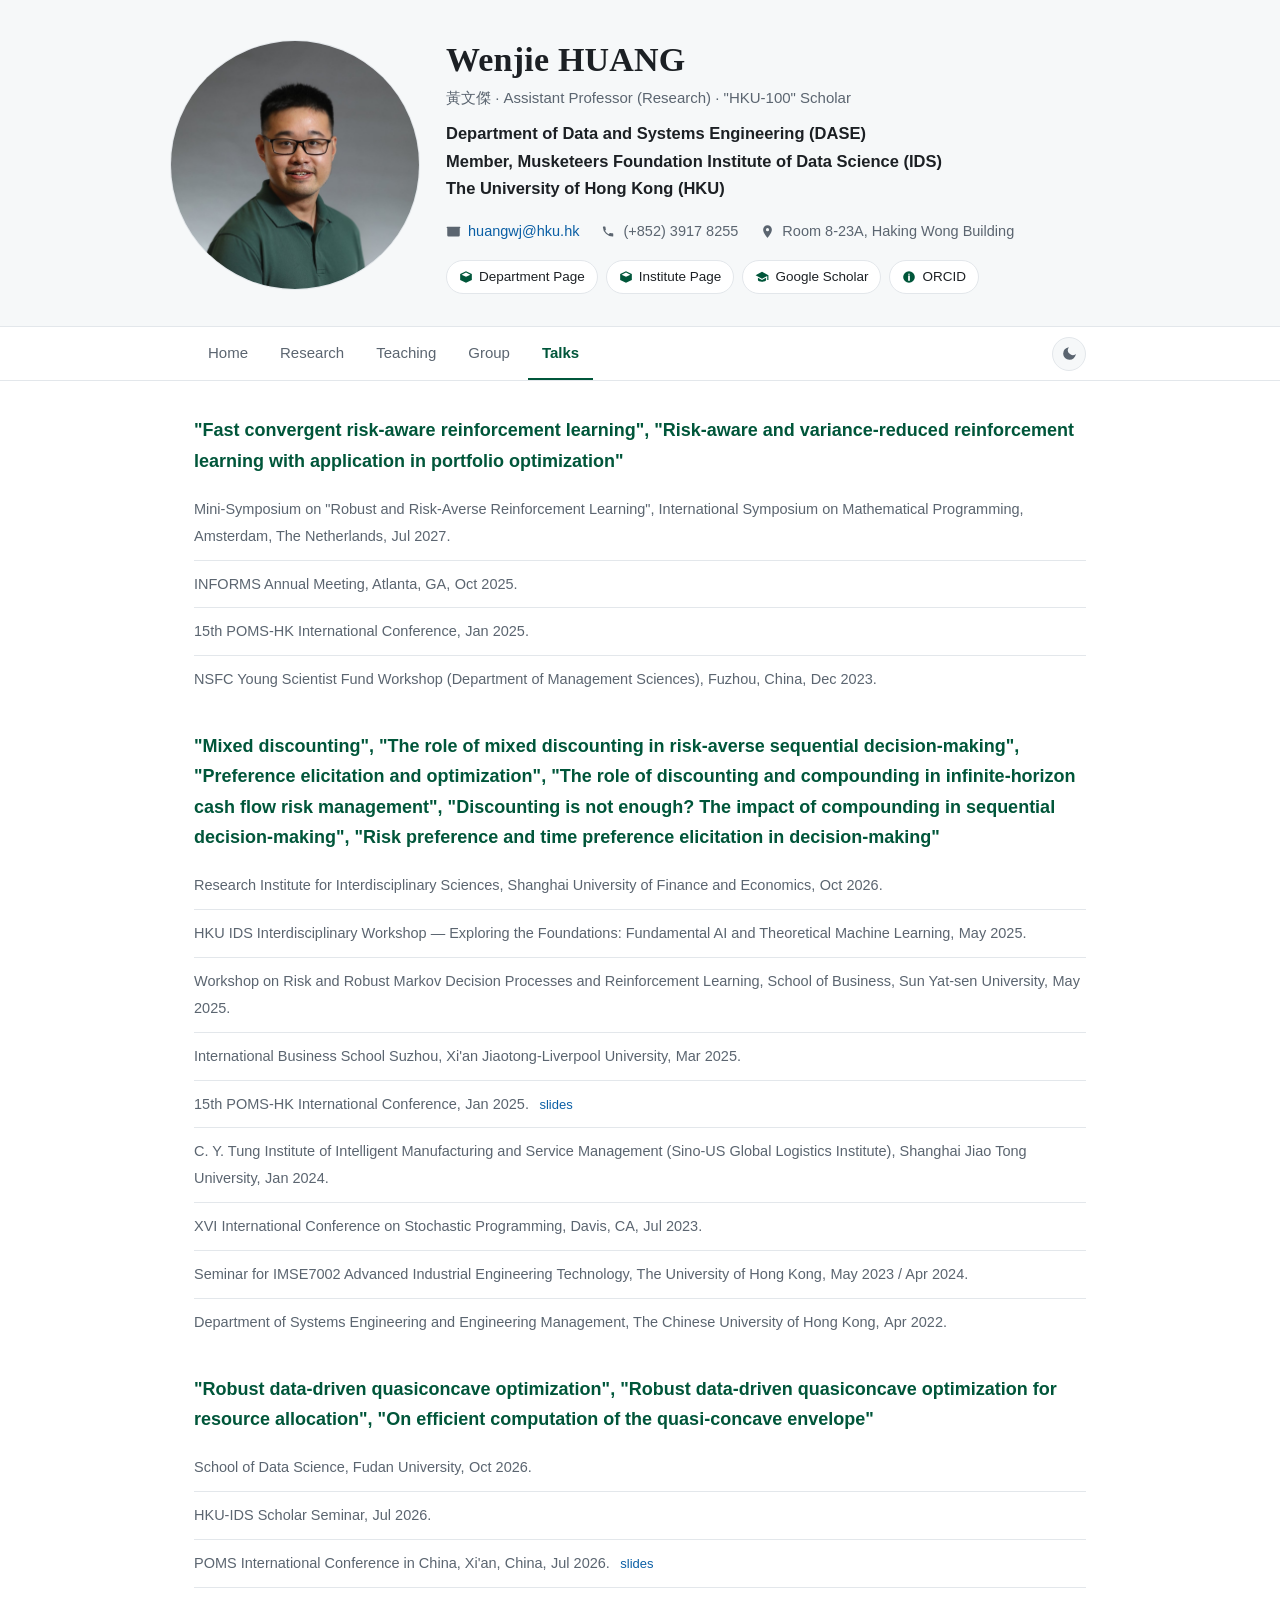
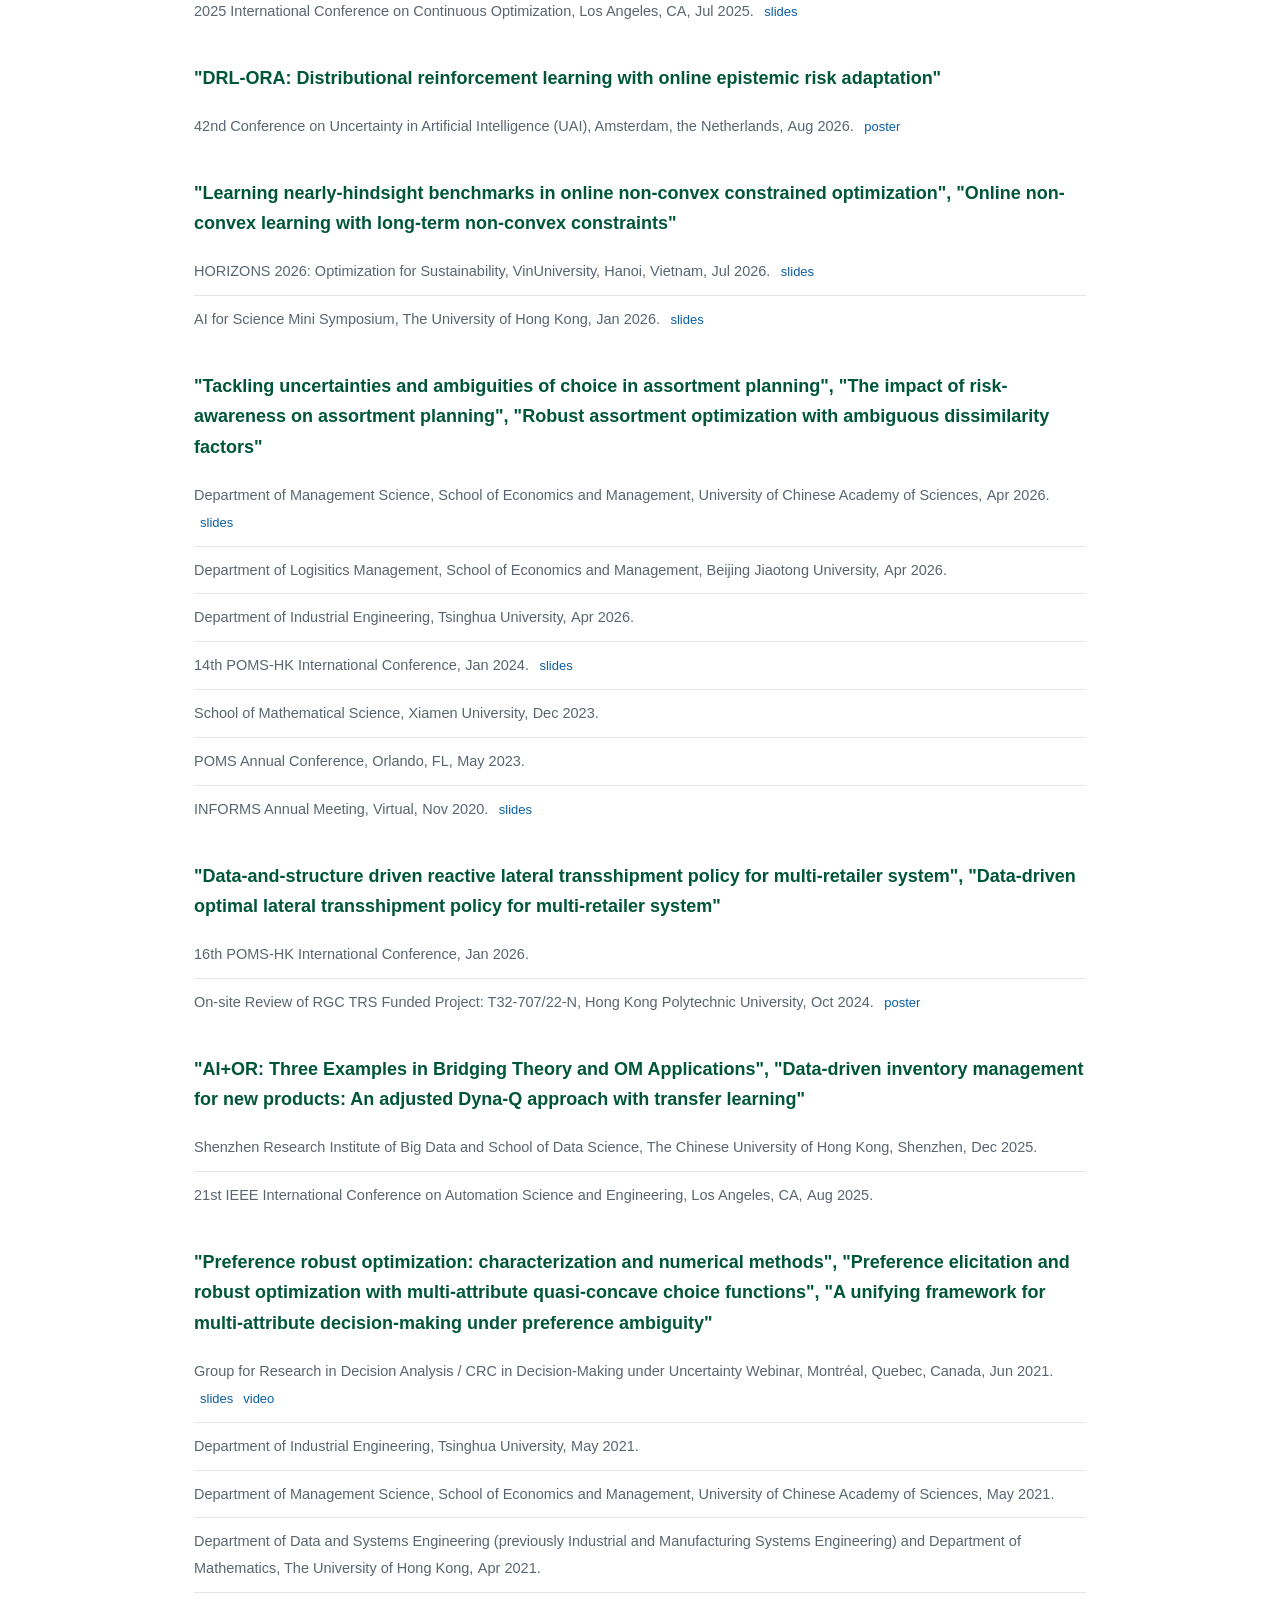
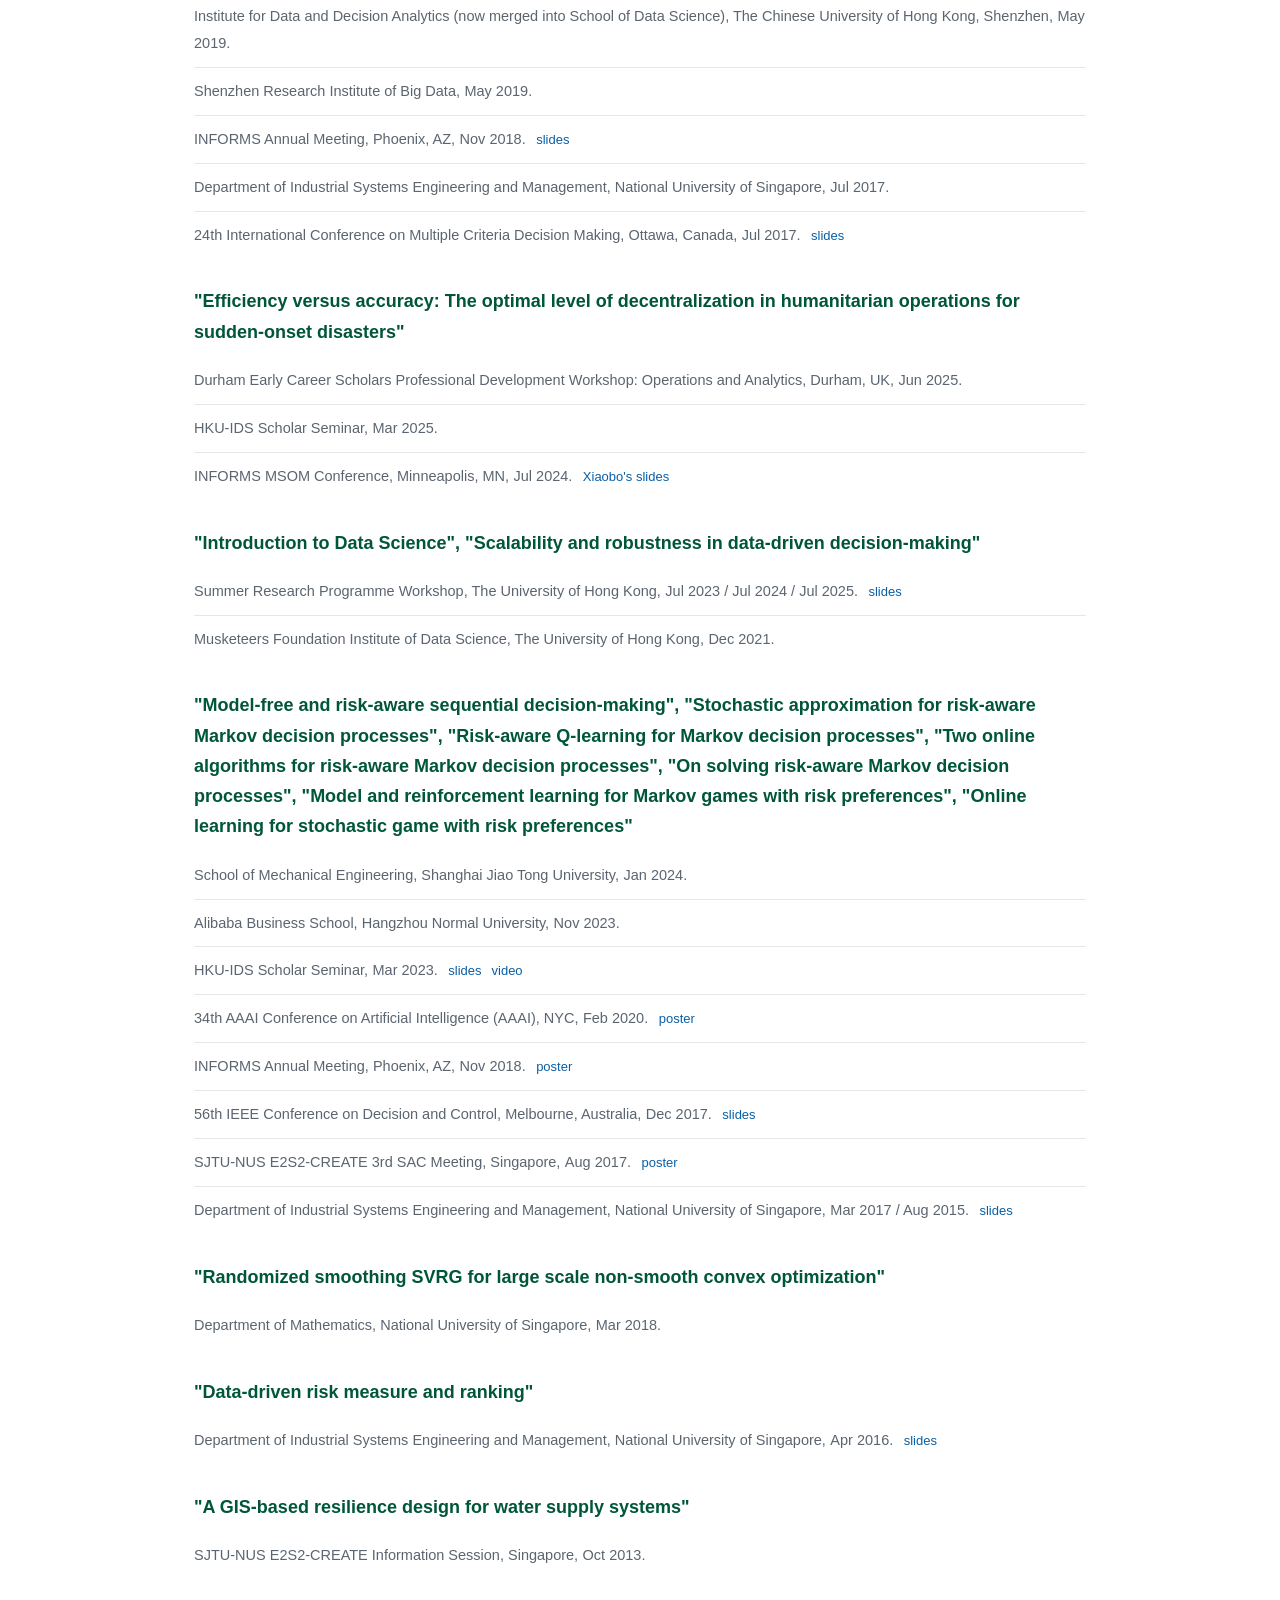
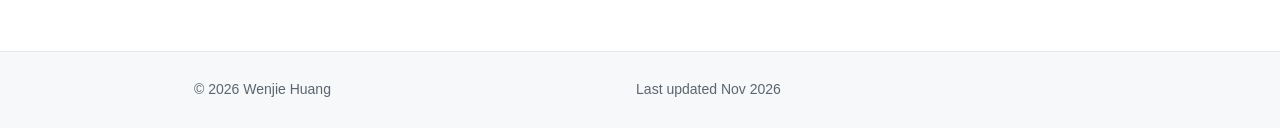
<file: talks.html>
<!DOCTYPE html>
<html lang="en">
<head>
<meta charset="utf-8">
<meta name="viewport" content="width=device-width, initial-scale=1">
<title>Talks — Wenjie HUANG</title>
<meta name="description" content="Invited talks and seminar presentations by Wenjie Huang (HKU DASE / IDS) on risk-aware sequential decision-making, robust optimization, cyber-physical internet and data-driven decision-making.">
<link rel="icon" href="assets/favicon.svg" type="image/svg+xml">
<link rel="stylesheet" href="assets/style.css?v=20261126a">
</head>
<body>
<a class="skip" href="#main">Skip to content</a>

<header class="masthead">
  <div class="wrap masthead-inner">
    <div class="avatar-slot">
      <div class="avatar-placeholder" id="avatar-ph" aria-hidden="true">WH</div>
      <img class="avatar" id="avatar-img" src="assets/img/profile.jpg" alt="Wenjie Huang" hidden>
    </div>
    <div class="masthead-text">
      <h1>Wenjie HUANG</h1>
      <p class="zh-name">黃文傑 &middot; Assistant Professor (Research) &middot; "HKU-100" Scholar</p>
      <p class="role">Department of Data and Systems Engineering (DASE)<br>
         Member, Musketeers Foundation Institute of Data Science (IDS)</p>
      <p class="affil"><strong>The University of Hong Kong (HKU)</strong></p>

      <ul class="contact">
        <li>
          <svg viewBox="0 0 24 24" aria-hidden="true"><path d="M12 13.5 2 6.5V18a2 2 0 0 0 2 2h16a2 2 0 0 0 2-2V6.5l-10 7Zm10-9H2a1 1 0 0 0-.7 1.7l10.7 7.5 10.7-7.5A1 1 0 0 0 22 4.5Z"/></svg>
          <a href="mailto:huangwj@hku.hk">huangwj@hku.hk</a>
        </li>
        <li>
          <svg viewBox="0 0 24 24" aria-hidden="true"><path d="M6.6 10.8c1.2 2.4 3.2 4.4 5.6 5.6l1.9-1.9a1 1 0 0 1 1-.24c1.1.36 2.3.55 3.5.55a1 1 0 0 1 1 1V19a1 1 0 0 1-1 1A16 16 0 0 1 3 5a1 1 0 0 1 1-1h2.2a1 1 0 0 1 1 1c0 1.2.19 2.4.55 3.5a1 1 0 0 1-.25 1l-1.9 1.9Z"/></svg>
          <span>(+852) 3917 8255</span>
        </li>
        <li>
          <svg viewBox="0 0 24 24" aria-hidden="true"><path d="M12 2a7 7 0 0 0-7 7c0 5.2 7 13 7 13s7-7.8 7-13a7 7 0 0 0-7-7Zm0 9.5A2.5 2.5 0 1 1 12 6.5a2.5 2.5 0 0 1 0 5Z"/></svg>
          <span>Room 8-23A, Haking Wong Building</span>
        </li>
      </ul>

      <div class="badges">
        <a class="badge" href="https://www.dase.hku.hk/people/wj-huang">
          <svg viewBox="0 0 24 24" aria-hidden="true"><path d="M12 2 2 7v10l10 5 10-5V7l-10-5Zm0 2.3 7.5 3.7L12 11.7 4.5 8 12 4.3Z"/></svg>
          Department Page</a>
        <a class="badge" href="https://datascience.hku.hk/people/wenjie-huang/">
          <svg viewBox="0 0 24 24" aria-hidden="true"><path d="M12 2 2 7v10l10 5 10-5V7l-10-5Zm0 2.3 7.5 3.7L12 11.7 4.5 8 12 4.3Z"/></svg>
          Institute Page</a>
        <a class="badge" href="https://scholar.google.com/citations?user=--nCy4kAAAAJ&hl=zh-CN">
          <svg viewBox="0 0 24 24" aria-hidden="true"><path d="M12 3 1 9l11 6 9-4.9V17h2V9L12 3ZM5 13.2V17c0 1.7 3.1 3 7 3s7-1.3 7-3v-3.8l-7 3.8-7-3.8Z"/></svg>
          Google Scholar</a>
        <a class="badge" href="https://orcid.org/0000-0002-1358-213X">
          <svg viewBox="0 0 24 24" aria-hidden="true"><path d="M12 2a10 10 0 1 0 0 20 10 10 0 0 0 0-20Zm0 4a1.3 1.3 0 1 1 0 2.6A1.3 1.3 0 0 1 12 6Zm1.5 12.5h-3V9.5h3V18.5Z"/></svg>
          ORCID</a>
      </div>
    </div>
  </div>
</header>

<nav class="nav" aria-label="Primary">
  <div class="nav-inner">
    <a href="index.html">Home</a>
    <a href="research.html">Research</a>
    <a href="teaching.html">Teaching</a>
    <a href="group.html">Group</a>
    <a href="talks.html" class="active">Talks</a>
    <span class="spacer"></span>
    <button class="theme-toggle" id="theme-toggle" type="button" aria-label="Switch theme"></button>
  </div>
</nav>

<main id="main" class="wrap">

  <h3>"Fast convergent risk-aware reinforcement learning", "Risk-aware and variance-reduced reinforcement learning with application in portfolio optimization"</h3>
  <ul class="plain">
    <li><span class="where">Mini-Symposium on "Robust and Risk-Averse Reinforcement Learning", International Symposium on Mathematical Programming, Amsterdam, The Netherlands,</span> <span class="when">Jul 2027.</span></li>
    <li><span class="where">INFORMS Annual Meeting, Atlanta, GA,</span> <span class="when">Oct 2025.</span></li>
    <li><span class="where">15th POMS-HK International Conference,</span> <span class="when">Jan 2025.</span></li>
    <li><span class="where">NSFC Young Scientist Fund Workshop (Department of Management Sciences), Fuzhou, China,</span> <span class="when">Dec 2023.</span></li>
  </ul>


  <h3>"Mixed discounting", "The role of mixed discounting in risk-averse sequential decision-making", "Preference elicitation and optimization", "The role of discounting and compounding in infinite-horizon cash flow risk management", "Discounting is not enough? The impact of compounding in sequential decision-making", "Risk preference and time preference elicitation in decision-making"</h3>
  <ul class="plain">
    <li><span class="where">Research Institute for Interdisciplinary Sciences, Shanghai University of Finance and Economics,</span> <span class="when">Oct 2026.</span></li>
    <li><span class="where">HKU IDS Interdisciplinary Workshop — Exploring the Foundations: Fundamental AI and Theoretical Machine Learning,</span> <span class="when">May 2025.</span></li>
    <li><span class="where">Workshop on Risk and Robust Markov Decision Processes and Reinforcement Learning, School of Business, Sun Yat-sen University,</span> <span class="when">May 2025.</span></li>
    <li><span class="where">International Business School Suzhou, Xi'an Jiaotong-Liverpool University,</span> <span class="when">Mar 2025.</span></li>
    <li><span class="where">15th POMS-HK International Conference,</span> <span class="when">Jan 2025.</span> <span class="pub-links"><a href="https://drive.google.com/file/d/1CUI2JXcRxOmzsrqN5t0-dnjdP7hEeI0W/view?usp=sharing">slides</a></span></li>
    <li><span class="where">C. Y. Tung Institute of Intelligent Manufacturing and Service Management (Sino-US Global Logistics Institute), Shanghai Jiao Tong University,</span> <span class="when">Jan 2024.</span></li>
    <li><span class="where">XVI International Conference on Stochastic Programming, Davis, CA,</span> <span class="when">Jul 2023.</span></li>
    <li><span class="where">Seminar for IMSE7002 Advanced Industrial Engineering Technology, The University of Hong Kong,</span> <span class="when">May 2023 / Apr 2024.</span></li>
    <li><span class="where">Department of Systems Engineering and Engineering Management, The Chinese University of Hong Kong,</span> <span class="when">Apr 2022.</span></li>
  </ul>

  <h3>"Robust data-driven quasiconcave optimization", "Robust data-driven quasiconcave optimization for resource allocation", "On efficient computation of the quasi-concave envelope"</h3>
  <ul class="plain">
    <li><span class="where">School of Data Science, Fudan University,</span> <span class="when">Oct 2026.</span></li>
    <li><span class="where">HKU-IDS Scholar Seminar,</span> <span class="when">Jul 2026.</span></li>
    <li><span class="where">POMS International Conference in China, Xi'an, China,</span> <span class="when">Jul 2026.</span> <span class="pub-links"><a href="https://drive.google.com/file/d/1l3PWPMy8StotQa63_VxbpwLwnQzfaWZw/view?usp=sharing">slides</a></span></li>
    <li><span class="where">2025 International Conference on Continuous Optimization, Los Angeles, CA,</span> <span class="when">Jul 2025.</span> <span class="pub-links"><a href="https://drive.google.com/file/d/1Jtz-g9_5Khhsvgz-nPvcSAWHvHl9bM-d/view?usp=sharing">slides</a></span></li>
  </ul>

  <h3>"DRL-ORA: Distributional reinforcement learning with online epistemic risk adaptation"</h3>
  <ul class="plain">
    <li><span class="where">42nd Conference on Uncertainty in Artificial Intelligence (UAI), Amsterdam, the Netherlands,</span> <span class="when">Aug 2026.</span> <span class="pub-links"><a href="https://drive.google.com/file/d/1sHNHG4ZmAlJhRJP6-tvHbgPXo_mFfq11/view?usp=sharing">poster</a></span></li>
  </ul>

  <h3>"Learning nearly-hindsight benchmarks in online non-convex constrained optimization", "Online non-convex learning with long-term non-convex constraints"</h3>
  <ul class="plain">
    <li><span class="where">HORIZONS 2026: Optimization for Sustainability, VinUniversity, Hanoi, Vietnam,</span> <span class="when">Jul 2026.</span> <span class="pub-links"><a href="https://drive.google.com/file/d/1IhAsg0PKJrdOtteyY0FSrOyYl6YpYhP3/view?usp=sharing">slides</a></span></li>
    <li><span class="where">AI for Science Mini Symposium, The University of Hong Kong,</span> <span class="when">Jan 2026.</span> <span class="pub-links"><a href="https://drive.google.com/file/d/17p1N5zHhLaELHZL_peAN49BckgJ9pcCz/view?usp=sharing">slides</a></span></li>
  </ul>

  <h3>"Tackling uncertainties and ambiguities of choice in assortment planning", "The impact of risk-awareness on assortment planning", "Robust assortment optimization with ambiguous dissimilarity factors"</h3>
  <ul class="plain">
    <li><span class="where">Department of Management Science, School of Economics and Management, University of Chinese Academy of Sciences,</span> <span class="when">Apr 2026.</span> <span class="pub-links"><a href="https://drive.google.com/file/d/1vSTq6k-eyIG4EThJYUKZp3Wl2g1qiuxQ/view?usp=sharing">slides</a></span></li>
    <li><span class="where">Department of Logisitics Management, School of Economics and Management, Beijing Jiaotong University,</span> <span class="when">Apr 2026.</span></li>
    <li><span class="where">Department of Industrial Engineering, Tsinghua University,</span> <span class="when">Apr 2026.</span></li>
    <li><span class="where">14th POMS-HK International Conference,</span> <span class="when">Jan 2024.</span> <span class="pub-links"><a href="https://drive.google.com/file/d/1dO_9BJ72NMiit7QROAYcR1qjsEsiKHEL/view?usp=sharing">slides</a></span></li>
    <li><span class="where">School of Mathematical Science, Xiamen University,</span> <span class="when">Dec 2023.</span></li>
    <li><span class="where">POMS Annual Conference, Orlando, FL,</span> <span class="when">May 2023.</span></li>
    <li><span class="where">INFORMS Annual Meeting, Virtual,</span> <span class="when">Nov 2020.</span> <span class="pub-links"><a href="https://drive.google.com/file/d/1Gq0yxx6qV_FiemPvJImeUdNOW8vqMoG3/view?usp=sharing">slides</a></span></li>
  </ul>

  <h3>"Data-and-structure driven reactive lateral transshipment policy for multi-retailer system", "Data-driven optimal lateral transshipment policy for multi-retailer system"</h3>
  <ul class="plain">
    <li><span class="where">16th POMS-HK International Conference,</span> <span class="when">Jan 2026.</span></li>
    <li><span class="where">On-site Review of RGC TRS Funded Project: T32-707/22-N, Hong Kong Polytechnic University,</span> <span class="when">Oct 2024.</span> <span class="pub-links"><a href="https://drive.google.com/file/d/1VD3r36Zqu5iDOWOLV9xROCPllHKhEH5c/view?usp=sharing">poster</a></span></li>
  </ul>

  <h3>"AI+OR: Three Examples in Bridging Theory and OM Applications", "Data-driven inventory management for new products: An adjusted Dyna-Q approach with transfer learning"</h3>
  <ul class="plain">
    <li><span class="where">Shenzhen Research Institute of Big Data and School of Data Science, The Chinese University of Hong Kong, Shenzhen,</span> <span class="when">Dec 2025.</span></li>
    <li><span class="where">21st IEEE International Conference on Automation Science and Engineering, Los Angeles, CA,</span> <span class="when">Aug 2025.</span></li>
  </ul>

  <h3>"Preference robust optimization: characterization and numerical methods", "Preference elicitation and robust optimization with multi-attribute quasi-concave choice functions", "A unifying framework for multi-attribute decision-making under preference ambiguity"</h3>
  <ul class="plain">
    <li><span class="where">Group for Research in Decision Analysis / CRC in Decision-Making under Uncertainty Webinar, Montréal, Quebec, Canada,</span> <span class="when">Jun 2021.</span> <span class="pub-links"><a href="https://drive.google.com/file/d/1ssvy2cZ43Bnu8KnE8Q9z3KNtzqeLx6yy/view?usp=sharing">slides</a><a href="https://www.youtube.com/watch?v=wA4dbaItkS4">video</a></span></li>
    <li><span class="where">Department of Industrial Engineering, Tsinghua University,</span> <span class="when">May 2021.</span></li>
    <li><span class="where">Department of Management Science, School of Economics and Management, University of Chinese Academy of Sciences,</span> <span class="when">May 2021.</span></li>
    <li><span class="where">Department of Data and Systems Engineering (previously Industrial and Manufacturing Systems Engineering) and Department of Mathematics, The University of Hong Kong,</span> <span class="when">Apr 2021.</span></li>
    <li><span class="where">Institute for Data and Decision Analytics (now merged into School of Data Science), The Chinese University of Hong Kong, Shenzhen,</span> <span class="when">May 2019.</span></li>
    <li><span class="where">Shenzhen Research Institute of Big Data,</span> <span class="when">May 2019.</span></li>
    <li><span class="where">INFORMS Annual Meeting, Phoenix, AZ,</span> <span class="when">Nov 2018.</span> <span class="pub-links"><a href="https://drive.google.com/file/d/13d5ZSigAubBIp1hjTeC15sBKmn6_dsBP/view?usp=sharing">slides</a></span></li>
    <li><span class="where">Department of Industrial Systems Engineering and Management, National University of Singapore,</span> <span class="when">Jul 2017.</span></li>
    <li><span class="where">24th International Conference on Multiple Criteria Decision Making, Ottawa, Canada,</span> <span class="when">Jul 2017.</span> <span class="pub-links"><a href="https://drive.google.com/file/d/0B-M0ZE0zKmQ6OXM1cEthN0hUMEU/view?usp=sharing&resourcekey=0--tGkUaR4YaFBhoVIGoF4dg">slides</a></span></li>
  </ul>

  <h3>"Efficiency versus accuracy: The optimal level of decentralization in humanitarian operations for sudden-onset disasters"</h3>
  <ul class="plain">
    <li><span class="where">Durham Early Career Scholars Professional Development Workshop: Operations and Analytics, Durham, UK,</span> <span class="when">Jun 2025.</span></li>
    <li><span class="where">HKU-IDS Scholar Seminar,</span> <span class="when">Mar 2025.</span></li>
    <li><span class="where">INFORMS MSOM Conference, Minneapolis, MN,</span> <span class="when">Jul 2024.</span> <span class="pub-links"><a href="https://drive.google.com/file/d/1AkpjOE-ug6Q_ugxft9g0wmWUbx5IgOaP/view?usp=sharing">Xiaobo's slides</a></span></li>
  </ul>

  <h3>"Introduction to Data Science", "Scalability and robustness in data-driven decision-making"</h3>
  <ul class="plain">
    <li><span class="where">Summer Research Programme Workshop, The University of Hong Kong,</span> <span class="when">Jul 2023 / Jul 2024 / Jul 2025.</span> <span class="pub-links"><a href="https://drive.google.com/file/d/1d-3j8B-f0OqUGMr4Mb0HUrDzdwdIUhC_/view?usp=drive_link">slides</a></span></li>
    <li><span class="where">Musketeers Foundation Institute of Data Science, The University of Hong Kong,</span> <span class="when">Dec 2021.</span></li>
  </ul>

  <h3>"Model-free and risk-aware sequential decision-making", "Stochastic approximation for risk-aware Markov decision processes", "Risk-aware Q-learning for Markov decision processes", "Two online algorithms for risk-aware Markov decision processes", "On solving risk-aware Markov decision processes", "Model and reinforcement learning for Markov games with risk preferences", "Online learning for stochastic game with risk preferences"</h3>
  <ul class="plain">
    <li><span class="where">School of Mechanical Engineering, Shanghai Jiao Tong University,</span> <span class="when">Jan 2024.</span></li>
    <li><span class="where">Alibaba Business School, Hangzhou Normal University,</span> <span class="when">Nov 2023.</span></li>
    <li><span class="where">HKU-IDS Scholar Seminar,</span> <span class="when">Mar 2023.</span> <span class="pub-links"><a href="https://drive.google.com/file/d/1UfPK9X-8CYiliMm6QK9qFZsaFrRtOTFC/view?usp=sharing">slides</a><a href="https://datascience.hku.hk/2023/02/hku-ids-scholar-seminar-series-3-model-free-and-risk-aware-sequential-decision-making/">video</a></span></li>
    <li><span class="where">34th AAAI Conference on Artificial Intelligence (AAAI), NYC,</span> <span class="when">Feb 2020.</span> <span class="pub-links"><a href="https://drive.google.com/file/d/1m9_zQuGtvbfcSKsNQFNR3R4SuPFgwymr/view?usp=sharing">poster</a></span></li>
    <li><span class="where">INFORMS Annual Meeting, Phoenix, AZ,</span> <span class="when">Nov 2018.</span> <span class="pub-links"><a href="https://drive.google.com/file/d/1HfI_z2e10ZjQbhI38JW8DG-riN8j23mk/view?usp=sharing">poster</a></span></li>
    <li><span class="where">56th IEEE Conference on Decision and Control, Melbourne, Australia,</span> <span class="when">Dec 2017.</span> <span class="pub-links"><a href="https://drive.google.com/file/d/1rcPPhY7rAf-KUeU3quxlrcuTXUJbN2UA/view?usp=sharing">slides</a></span></li>
    <li><span class="where">SJTU-NUS E2S2-CREATE 3rd SAC Meeting, Singapore,</span> <span class="when">Aug 2017.</span> <span class="pub-links"><a href="https://drive.google.com/file/d/0B-M0ZE0zKmQ6S2RXNVkySXJQcHc/view?usp=sharing&resourcekey=0-2dIXxCU6RU9LvnGKw51PAw">poster</a></span></li>
    <li><span class="where">Department of Industrial Systems Engineering and Management, National University of Singapore,</span> <span class="when">Mar 2017 / Aug 2015.</span> <span class="pub-links"><a href="https://drive.google.com/file/d/1JB6bkTc5SRMlArj7NQU0jPTlqi9OTLlv/view?usp=sharing">slides</a></span></li>
  </ul>

  <h3>"Randomized smoothing SVRG for large scale non-smooth convex optimization"</h3>
  <ul class="plain">
    <li><span class="where">Department of Mathematics, National University of Singapore,</span> <span class="when">Mar 2018.</span></li>
  </ul>

  <h3>"Data-driven risk measure and ranking"</h3>
  <ul class="plain">
    <li><span class="where">Department of Industrial Systems Engineering and Management, National University of Singapore,</span> <span class="when">Apr 2016.</span> <span class="pub-links"><a href="https://drive.google.com/file/d/1iV4EoWd3S6uhQ_h1IwK9p6FL90QpQBbB/view?usp=sharing">slides</a></span></li>
  </ul>

  <h3>"A GIS-based resilience design for water supply systems"</h3>
  <ul class="plain">
    <li><span class="where">SJTU-NUS E2S2-CREATE Information Session, Singapore,</span> <span class="when">Oct 2013.</span></li>
  </ul>

</main>

<footer>
  <div class="wrap">
    <span>&copy; 2026 Wenjie Huang</span>
    <span>Last updated Nov 2026</span>
    <span class="visit-group"><span class="visit" id="busuanzi_container_site_pv" style="display:none">Site visits <span id="busuanzi_value_site_pv"></span></span><span class="visit" id="busuanzi_container_site_uv" style="display:none">&middot; Visitors <span id="busuanzi_value_site_uv"></span></span></span>
  </div>
</footer>

<script src="assets/main.js?v=20261126a"></script>
<script async src="https://events.vercount.one/js"></script>
</body>
</html>
</file>
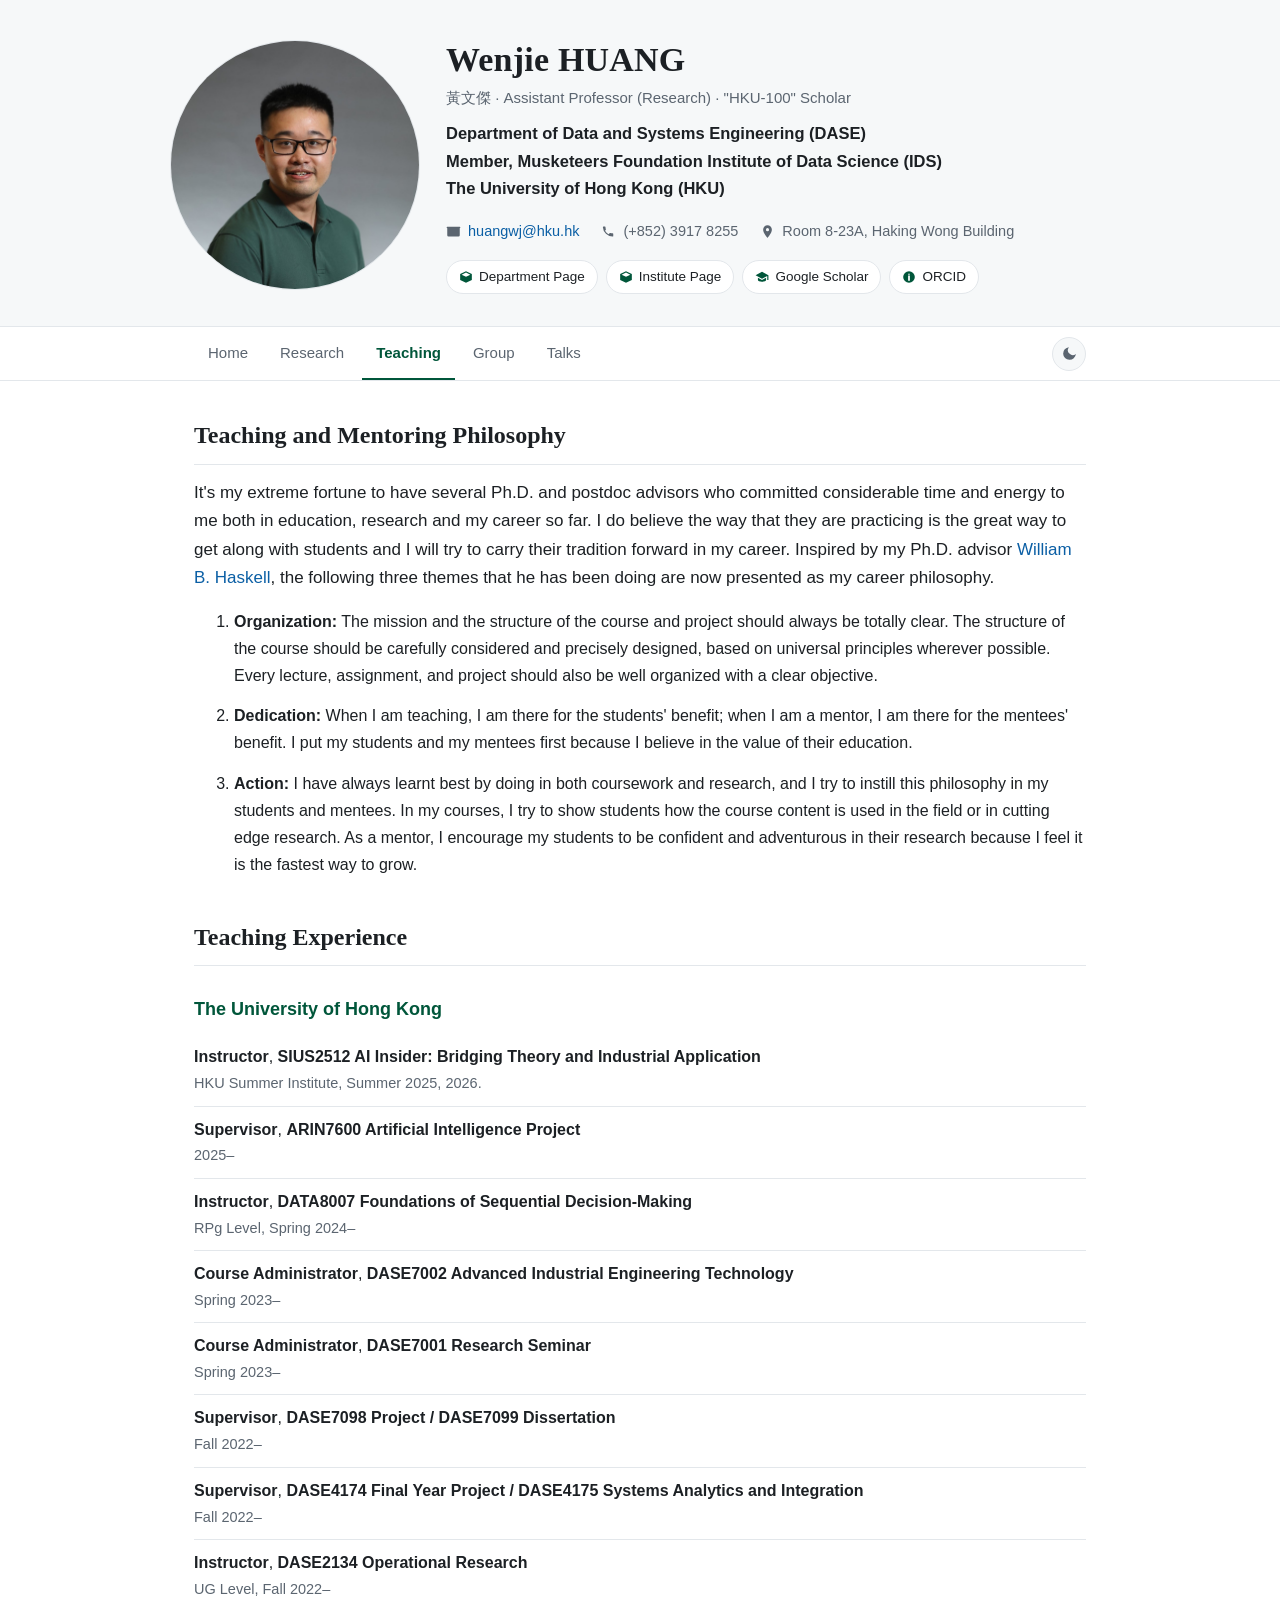
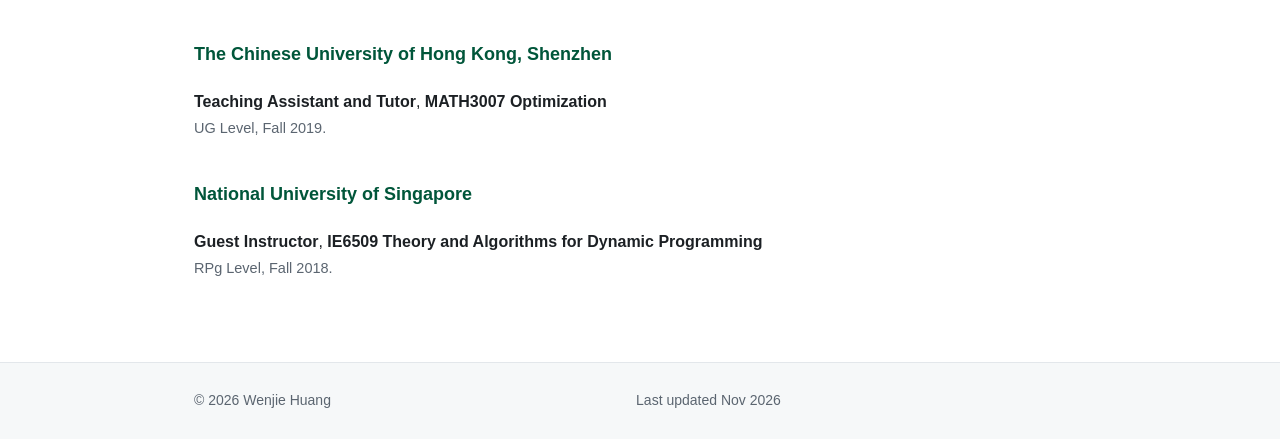
<file: teaching.html>
<!DOCTYPE html>
<html lang="en">
<head>
<meta charset="utf-8">
<meta name="viewport" content="width=device-width, initial-scale=1">
<title>Teaching — Wenjie HUANG</title>
<meta name="description" content="Teaching and mentoring philosophy and teaching experience of Wenjie Huang: HKU (SIUS2512, ARIN7600, DATA8007, DASE7001/7002, DASE7098/7099, DASE4174/4175, DASE2134), CUHK-Shenzhen and NUS.">
<link rel="icon" href="assets/favicon.svg" type="image/svg+xml">
<link rel="stylesheet" href="assets/style.css?v=20261126a">
</head>
<body>
<a class="skip" href="#main">Skip to content</a>

<header class="masthead">
  <div class="wrap masthead-inner">
    <div class="avatar-slot">
      <div class="avatar-placeholder" id="avatar-ph" aria-hidden="true">WH</div>
      <img class="avatar" id="avatar-img" src="assets/img/profile.jpg" alt="Wenjie Huang" hidden>
    </div>
    <div class="masthead-text">
      <h1>Wenjie HUANG</h1>
      <p class="zh-name">黃文傑 &middot; Assistant Professor (Research) &middot; "HKU-100" Scholar</p>
      <p class="role">Department of Data and Systems Engineering (DASE)<br>
         Member, Musketeers Foundation Institute of Data Science (IDS)</p>
      <p class="affil"><strong>The University of Hong Kong (HKU)</strong></p>

      <ul class="contact">
        <li>
          <svg viewBox="0 0 24 24" aria-hidden="true"><path d="M12 13.5 2 6.5V18a2 2 0 0 0 2 2h16a2 2 0 0 0 2-2V6.5l-10 7Zm10-9H2a1 1 0 0 0-.7 1.7l10.7 7.5 10.7-7.5A1 1 0 0 0 22 4.5Z"/></svg>
          <a href="mailto:huangwj@hku.hk">huangwj@hku.hk</a>
        </li>
        <li>
          <svg viewBox="0 0 24 24" aria-hidden="true"><path d="M6.6 10.8c1.2 2.4 3.2 4.4 5.6 5.6l1.9-1.9a1 1 0 0 1 1-.24c1.1.36 2.3.55 3.5.55a1 1 0 0 1 1 1V19a1 1 0 0 1-1 1A16 16 0 0 1 3 5a1 1 0 0 1 1-1h2.2a1 1 0 0 1 1 1c0 1.2.19 2.4.55 3.5a1 1 0 0 1-.25 1l-1.9 1.9Z"/></svg>
          <span>(+852) 3917 8255</span>
        </li>
        <li>
          <svg viewBox="0 0 24 24" aria-hidden="true"><path d="M12 2a7 7 0 0 0-7 7c0 5.2 7 13 7 13s7-7.8 7-13a7 7 0 0 0-7-7Zm0 9.5A2.5 2.5 0 1 1 12 6.5a2.5 2.5 0 0 1 0 5Z"/></svg>
          <span>Room 8-23A, Haking Wong Building</span>
        </li>
      </ul>

      <div class="badges">
        <a class="badge" href="https://www.dase.hku.hk/people/wj-huang">
          <svg viewBox="0 0 24 24" aria-hidden="true"><path d="M12 2 2 7v10l10 5 10-5V7l-10-5Zm0 2.3 7.5 3.7L12 11.7 4.5 8 12 4.3Z"/></svg>
          Department Page</a>
        <a class="badge" href="https://datascience.hku.hk/people/wenjie-huang/">
          <svg viewBox="0 0 24 24" aria-hidden="true"><path d="M12 2 2 7v10l10 5 10-5V7l-10-5Zm0 2.3 7.5 3.7L12 11.7 4.5 8 12 4.3Z"/></svg>
          Institute Page</a>
        <a class="badge" href="https://scholar.google.com/citations?user=--nCy4kAAAAJ&hl=zh-CN">
          <svg viewBox="0 0 24 24" aria-hidden="true"><path d="M12 3 1 9l11 6 9-4.9V17h2V9L12 3ZM5 13.2V17c0 1.7 3.1 3 7 3s7-1.3 7-3v-3.8l-7 3.8-7-3.8Z"/></svg>
          Google Scholar</a>
        <a class="badge" href="https://orcid.org/0000-0002-1358-213X">
          <svg viewBox="0 0 24 24" aria-hidden="true"><path d="M12 2a10 10 0 1 0 0 20 10 10 0 0 0 0-20Zm0 4a1.3 1.3 0 1 1 0 2.6A1.3 1.3 0 0 1 12 6Zm1.5 12.5h-3V9.5h3V18.5Z"/></svg>
          ORCID</a>
      </div>
    </div>
  </div>
</header>

<nav class="nav" aria-label="Primary">
  <div class="nav-inner">
    <a href="index.html">Home</a>
    <a href="research.html">Research</a>
    <a href="teaching.html" class="active">Teaching</a>
    <a href="group.html">Group</a>
    <a href="talks.html">Talks</a>
    <span class="spacer"></span>
    <button class="theme-toggle" id="theme-toggle" type="button" aria-label="Switch theme"></button>
  </div>
</nav>

<main id="main" class="wrap">

  <h2>Teaching and Mentoring Philosophy</h2>
  <p class="lede">It's my extreme fortune to have several Ph.D. and postdoc advisors who committed
  considerable time and energy to me both in education, research and my career so far. I do believe the
  way that they are practicing is the great way to get along with students and I will try to carry their
  tradition forward in my career. Inspired by my Ph.D. advisor
  <a href="https://www.wbhaskell.com/">William B. Haskell</a>, the following three themes that he has
  been doing are now presented as my career philosophy.</p>

  <ol>
    <li><p><strong>Organization:</strong> The mission and the structure of the course and project should
    always be totally clear. The structure of the course should be carefully considered and precisely
    designed, based on universal principles wherever possible. Every lecture, assignment, and project
    should also be well organized with a clear objective.</p></li>
    <li><p><strong>Dedication:</strong> When I am teaching, I am there for the students' benefit; when I
    am a mentor, I am there for the mentees' benefit. I put my students and my mentees first because I
    believe in the value of their education.</p></li>
    <li><p><strong>Action:</strong> I have always learnt best by doing in both coursework and research,
    and I try to instill this philosophy in my students and mentees. In my courses, I try to show
    students how the course content is used in the field or in cutting edge research. As a mentor, I
    encourage my students to be confident and adventurous in their research because I feel it is the
    fastest way to grow.</p></li>
  </ol>

  <h2>Teaching Experience</h2>

  <h3>The University of Hong Kong</h3>
  <ul class="plain">
    <li><span class="who">Instructor</span>, <span class="pub-title">SIUS2512 AI Insider: Bridging Theory and Industrial Application</span>
      <span class="note">HKU Summer Institute, Summer 2025, 2026.</span></li>
    <li><span class="who">Supervisor</span>, <span class="pub-title">ARIN7600 Artificial Intelligence Project</span>
      <span class="note">2025–</span></li>
    <li><span class="who">Instructor</span>, <span class="pub-title">DATA8007 Foundations of Sequential Decision-Making</span>
      <span class="note">RPg Level, Spring 2024–</span></li>
    <li><span class="who">Course Administrator</span>, <span class="pub-title">DASE7002 Advanced Industrial Engineering Technology</span>
      <span class="note">Spring 2023–</span></li>
    <li><span class="who">Course Administrator</span>, <span class="pub-title">DASE7001 Research Seminar</span>
      <span class="note">Spring 2023–</span></li>
    <li><span class="who">Supervisor</span>, <span class="pub-title">DASE7098 Project / DASE7099 Dissertation</span>
      <span class="note">Fall 2022–</span></li>
    <li><span class="who">Supervisor</span>, <span class="pub-title">DASE4174 Final Year Project / DASE4175 Systems Analytics and Integration</span>
      <span class="note">Fall 2022–</span></li>
    <li><span class="who">Instructor</span>, <span class="pub-title">DASE2134 Operational Research</span>
      <span class="note">UG Level, Fall 2022–</span></li>
  </ul>

  <h3>The Chinese University of Hong Kong, Shenzhen</h3>
  <ul class="plain">
    <li><span class="who">Teaching Assistant and Tutor</span>, <span class="pub-title">MATH3007 Optimization</span>
      <span class="note">UG Level, Fall 2019.</span></li>
  </ul>

  <h3>National University of Singapore</h3>
  <ul class="plain">
    <li><span class="who">Guest Instructor</span>, <span class="pub-title">IE6509 Theory and Algorithms for Dynamic Programming</span>
      <span class="note">RPg Level, Fall 2018.</span></li>
  </ul>

</main>

<footer>
  <div class="wrap">
    <span>&copy; 2026 Wenjie Huang</span>
    <span>Last updated Nov 2026</span>
    <span class="visit-group"><span class="visit" id="busuanzi_container_site_pv" style="display:none">Site visits <span id="busuanzi_value_site_pv"></span></span><span class="visit" id="busuanzi_container_site_uv" style="display:none">&middot; Visitors <span id="busuanzi_value_site_uv"></span></span></span>
  </div>
</footer>

<script src="assets/main.js?v=20261126a"></script>
<script async src="https://events.vercount.one/js"></script>
</body>
</html>
</file>
<file: assets/style.css>
/* ============================================================
   Wenjie HUANG — Personal Academic Homepage
   Pure static site for GitHub Pages. No build step required.
   ============================================================ */

:root {
  --bg: #ffffff;
  --surface: #f6f8f9;
  --surface-2: #eef1f3;
  --text: #1c2024;
  --muted: #5b6570;
  --border: #e3e7eb;
  --accent: #00563a;        /* HKU green */
  --accent-soft: #e9f1ed;
  --link: #0b5fa5;
  --shadow: 0 1px 2px rgba(16, 24, 40, .04), 0 4px 16px rgba(16, 24, 40, .05);
  --serif: Georgia, "Times New Roman", "Songti SC", "Noto Serif", serif;
  --sans: -apple-system, BlinkMacSystemFont, "Segoe UI", Roboto, "Helvetica Neue",
          "PingFang SC", "Hiragino Sans GB", "Microsoft YaHei", Arial, sans-serif;
  --radius: 10px;
  --maxw: 940px;
}

[data-theme="dark"] {
  --bg: #0e1113;
  --surface: #161a1d;
  --surface-2: #1d2226;
  --text: #e7ebef;
  --muted: #98a2ad;
  --border: #2a3034;
  --accent: #63c39b;
  --accent-soft: #16261f;
  --link: #79b8ea;
  --shadow: 0 1px 2px rgba(0, 0, 0, .3), 0 4px 16px rgba(0, 0, 0, .25);
}

* { box-sizing: border-box; }

html { scroll-behavior: smooth; }

body {
  margin: 0;
  background: var(--bg);
  color: var(--text);
  font-family: var(--sans);
  font-size: 16px;
  line-height: 1.68;
  -webkit-font-smoothing: antialiased;
  text-rendering: optimizeLegibility;
}

a { color: var(--link); text-decoration: none; }
a:hover { text-decoration: underline; }

.wrap { max-width: var(--maxw); margin: 0 auto; padding-left: 24px; padding-right: 24px; }

/* ---------- Skip link ---------- */
.skip {
  position: absolute; left: -9999px; top: 0;
  background: var(--accent); color: #fff; padding: 8px 14px; z-index: 100;
}
.skip:focus { left: 8px; top: 8px; }

/* ---------- Masthead ---------- */
.masthead {
  border-bottom: 1px solid var(--border);
  background: var(--surface);
}
.masthead-inner {
  display: flex; gap: 26px; align-items: flex-start;
  padding: 40px 0 32px;
}
/* circular avatar, fixed size (1/3 of the previous stretched diameter) */
.avatar-slot { flex: 0 0 250px; }
.avatar {
  width: 250px; height: 250px; border-radius: 50%;
  object-fit: cover; object-position: center 22%;
  background: var(--surface-2);
  border: 1px solid var(--border); display: block;
}
.avatar[hidden] { display: none; }
.avatar-placeholder {
  width: 250px; height: 250px; border-radius: 50%;
  display: flex; align-items: center; justify-content: center;
  background: var(--accent-soft); color: var(--accent);
  font-family: var(--serif); font-size: 64px; letter-spacing: 1px;
  border: 1px solid var(--border); user-select: none;
}
.masthead-text { flex: 1 1 auto; min-width: 0; }
.masthead h1 {
  font-family: var(--serif);
  font-size: 34px; line-height: 1.2; margin: 0 0 4px;
  font-weight: 600; letter-spacing: .2px;
}
.masthead .zh-name { color: var(--muted); font-size: 15px; margin: 0 0 10px; }
.masthead .role { font-size: 16.5px; margin: 0; font-weight: 600; }
.masthead .affil { margin: 0; color: var(--muted); font-size: 16.5px; }
.masthead .affil strong { color: var(--text); font-weight: 600; }

.contact {
  list-style: none; margin: 16px 0 0; padding: 0;
  display: flex; flex-wrap: wrap; gap: 6px 22px; font-size: 14.5px;
}
.contact li { display: flex; align-items: center; gap: 7px; color: var(--muted); }
.contact a { color: var(--link); }
.contact svg { width: 15px; height: 15px; flex: 0 0 15px; fill: var(--muted); }

.badges { display: flex; flex-wrap: wrap; gap: 8px; margin-top: 16px; }
.badge {
  display: inline-flex; align-items: center; gap: 6px;
  font-size: 13.5px; padding: 5px 12px; border-radius: 999px;
  border: 1px solid var(--border); background: var(--bg); color: var(--text);
}
.badge:hover { border-color: var(--accent); text-decoration: none; }
.badge svg { width: 14px; height: 14px; fill: var(--accent); }

/* ---------- Nav ---------- */
.nav {
  position: sticky; top: 0; z-index: 50;
  background: var(--bg); border-bottom: 1px solid var(--border);
}
.nav-inner {
  display: flex; align-items: center; gap: 4px;
  max-width: var(--maxw); margin: 0 auto; padding: 0 24px;
  overflow-x: auto; scrollbar-width: none;
}
.nav-inner::-webkit-scrollbar { display: none; }
.nav a {
  padding: 13px 14px; font-size: 15px; color: var(--muted);
  border-bottom: 2px solid transparent; white-space: nowrap;
}
.nav a:hover { color: var(--text); text-decoration: none; }
.nav a.active { color: var(--accent); border-bottom-color: var(--accent); font-weight: 600; }
.nav .spacer { flex: 1 1 auto; }
.theme-toggle {
  border: 1px solid var(--border); background: var(--surface);
  color: var(--muted); border-radius: 999px; cursor: pointer;
  width: 34px; height: 34px; display: inline-flex; align-items: center; justify-content: center;
  flex: 0 0 34px; margin-left: 6px;
}
.theme-toggle:hover { color: var(--text); border-color: var(--accent); }
.theme-toggle svg { width: 17px; height: 17px; fill: currentColor; }

/* ---------- Main ---------- */
main { padding: 34px 0 60px; min-height: 40vh; }

h2 {
  font-family: var(--serif); font-size: 24px; font-weight: 600;
  margin: 38px 0 14px; padding-bottom: 8px;
  border-bottom: 1px solid var(--border);
}
h2:first-child { margin-top: 0; }
main > h3:first-child, main > p.lede:first-child { margin-top: 0; }
h3 {
  font-size: 18px; margin: 28px 0 10px; font-weight: 650;
  color: var(--accent);
}
h4 { font-size: 15.5px; margin: 20px 0 6px; color: var(--muted); font-weight: 650; }

p { margin: 0 0 14px; }

.lede { font-size: 17px; color: var(--text); }

/* Callout */
.callout {
  background: var(--accent-soft); border-left: 3px solid var(--accent);
  padding: 16px 20px; border-radius: 0 var(--radius) var(--radius) 0;
  margin: 0 0 24px;
}
.callout p:last-child { margin-bottom: 0; }

/* ---------- Publication list ---------- */
.pub-note { color: var(--muted); font-size: 14.5px; margin: -6px 0 16px; }
.pub-tools {
  display: flex; flex-wrap: wrap; gap: 10px; align-items: center;
  margin: 0 0 18px;
}
.pub-search {
  flex: 1 1 100%;
  padding: 9px 13px; font-size: 14.5px; font-family: inherit;
  border: 1px solid var(--border); border-radius: 8px;
  background: var(--bg); color: var(--text);
}
.pub-search:focus { outline: 2px solid var(--accent-soft); border-color: var(--accent); }
.filters { display: flex; flex-wrap: wrap; gap: 8px; }
.pubs .pub-why {
  display: none;
  color: var(--muted);
  font-size: 14.5px;
  margin-top: 3px;
  line-height: 1.5;
}
ol.pubs > li.open .pub-why { display: block; }
.pub-toggle {
  background: none; border: 0; cursor: pointer;
  color: var(--muted); padding: 2px 5px; line-height: 1;
  vertical-align: baseline; font-family: inherit;
}
.pub-toggle svg { width: 10px; height: 10px; transition: transform .15s ease; }
ol.pubs > li.open .pub-toggle svg { transform: rotate(90deg); }
.pub-toggle:hover { color: var(--text); }
.chip {
  font-size: 13.5px; padding: 6px 13px; border-radius: 999px; cursor: pointer;
  border: 1px solid var(--border); background: var(--surface); color: var(--muted);
  font-family: inherit;
}
.chip:hover { color: var(--text); }
.chip[aria-pressed="true"] {
  background: var(--accent); border-color: var(--accent); color: #fff; font-weight: 600;
}

ol.pubs { list-style: none; counter-reset: p; margin: 0 0 10px; padding: 0; }
ol.pubs > li {
  counter-increment: p; position: relative;
  padding: 12px 0 12px 34px; border-bottom: 1px solid var(--border);
}
ol.pubs > li:last-child { border-bottom: 0; }
ol.pubs > li::before {
  content: "[" counter(p) "]"; position: absolute; left: 0; top: 12px;
  font-size: 13px; color: var(--muted); font-variant-numeric: tabular-nums;
}
/* when JS filtering is active, numbering is recomputed for visible entries */
html.js ol.pubs > li::before { content: "[" var(--n) "]"; }
.pub-title { font-weight: 600; }
.pub-authors { color: var(--muted); font-size: 14.5px; }
.pub-venue { font-size: 14.5px; }
.pub-venue em {
  font-style: italic; font-weight: 700;
  color: #0d8be0;                      /* azure */
}
[data-theme="dark"] .pub-venue em { color: #74bdf5; }
.pub-meta { font-size: 13.5px; color: var(--muted); margin-top: 3px; }
.pub-links { display: inline-flex; gap: 10px; margin-left: 6px; font-size: 13px; }
.tag {
  display: inline-block; font-size: 12px; padding: 1px 8px; border-radius: 5px;
  background: var(--surface-2); color: var(--muted); margin-left: 6px; vertical-align: 1px;
}
.tag.award { background: #fdf0d5; color: #8a5a00; }
[data-theme="dark"] .tag.award { background: #33280f; color: #e8c17a; }
.tag.status { background: var(--accent-soft); color: var(--accent); }
a.pub-title { color: inherit; text-decoration: none; border-bottom: 1px dotted var(--border); }
a.pub-title:hover { color: var(--accent); border-bottom-color: var(--accent); }
a.tag { text-decoration: none; }
a.tag:hover { background: var(--accent-soft); color: var(--accent); }
a.tag.award:hover { background: #f8e3b6; color: #7a4f00; }
[data-theme="dark"] a.tag.award:hover { background: #40320f; color: #f0d09a; }

/* ---------- People / grants / talks lists ---------- */
ul.plain { list-style: none; margin: 0 0 12px; padding: 0; }
ul.plain > li {
  padding: 10px 0; border-bottom: 1px solid var(--border);
}
ul.plain > li:last-child { border-bottom: 0; }
.who { font-weight: 600; }
.when, .where { color: var(--muted); font-size: 14.5px; }
.note { color: var(--muted); font-size: 14.5px; display: block; }

ul.ticks { margin: 0 0 12px; padding-left: 22px; }
ul.ticks li { margin-bottom: 6px; }
.service-line { margin: 0 0 14px; font-size: 15px; line-height: 1.75; }

.grant-role {
  display: inline-block; font-size: 12px; font-weight: 700; letter-spacing: .3px;
  color: var(--accent); background: var(--accent-soft);
  padding: 1px 7px; border-radius: 5px; margin-right: 7px; vertical-align: 1px;
}

/* ---------- Course cards (Teaching) ---------- */
.course-card {
  border: 1px solid var(--border); border-radius: var(--radius);
  padding: 18px 20px; margin: 0 0 16px; background: var(--surface);
}
.course-code {
  font-size: 13.5px; font-weight: 700; letter-spacing: .4px; color: var(--accent);
}
.course-title {
  font-family: var(--serif); font-size: 19px; font-weight: 600; margin: 2px 0 6px;
}
.course-meta { font-size: 14.5px; color: var(--muted); margin: 0 0 10px; }
.course-card p:last-child { margin-bottom: 0; }

/* Timeline (Experience) */
.timeline { margin: 0 0 12px; padding: 0; list-style: none; }
.timeline > li {
  position: relative; padding: 0 0 22px 22px; border-left: 2px solid var(--border);
}
.timeline > li:last-child { border-left-color: transparent; padding-bottom: 0; }
.timeline > li::before {
  content: ""; position: absolute; left: -6px; top: 9px;
  width: 10px; height: 10px; border-radius: 50%;
  background: var(--bg); border: 2px solid var(--accent);
}
.tl-title { font-weight: 650; }
.tl-org { color: var(--text); }
.tl-period { color: var(--muted); font-size: 14px; }
.tl-desc { color: var(--muted); font-size: 14.5px; margin: 4px 0 0; }

/* ---------- Footer ---------- */
footer {
  border-top: 1px solid var(--border); background: var(--surface);
  padding: 26px 0; font-size: 14px; color: var(--muted);
}
footer .wrap { display: flex; flex-wrap: wrap; gap: 10px 24px; justify-content: space-between; }
footer a { color: var(--link); }
@font-face {
  font-family: "PixelDigits";
  src: url("fonts/vt323-latin.woff2") format("woff2");
  font-weight: 400; font-style: normal; font-display: swap;
}
footer .visit-group { display: inline-flex; align-items: baseline; gap: 5px; }
footer .visit #busuanzi_value_site_pv,
footer .visit #busuanzi_value_site_uv {
  font-family: "PixelDigits", ui-monospace, monospace;
  font-size: 16.5px; letter-spacing: .03em; color: var(--text);
  font-variant-numeric: tabular-nums; vertical-align: -1px;
}
footer .visit .stat-num { font-variant-numeric: tabular-nums; color: var(--text, inherit); font-weight: 600; }

/* ---------- Responsive ---------- */
@media (max-width: 720px) {
  .masthead-inner { flex-direction: column; align-items: center; text-align: center; padding: 28px 0 24px; }
  /* stacked layout: same 84px circle, centred */
  .avatar-slot { flex: 0 0 auto; align-self: center; }
  .masthead-text { width: 100%; }
  .masthead h1 { font-size: 28px; }
  .contact { justify-content: center; }
  .badges { justify-content: center; }
  main { padding: 26px 0 44px; }
  ol.pubs > li { padding-left: 0; }
  ol.pubs > li::before { position: static; margin-right: 6px; }
}

@media print {
  .nav, .theme-toggle, .pub-tools, footer { display: none !important; }
  body { font-size: 12pt; }
  a { color: #000; text-decoration: none; }
  .pub-venue em { color: #000; }
  .pub-venue em { color: #000; }
}
</file>
